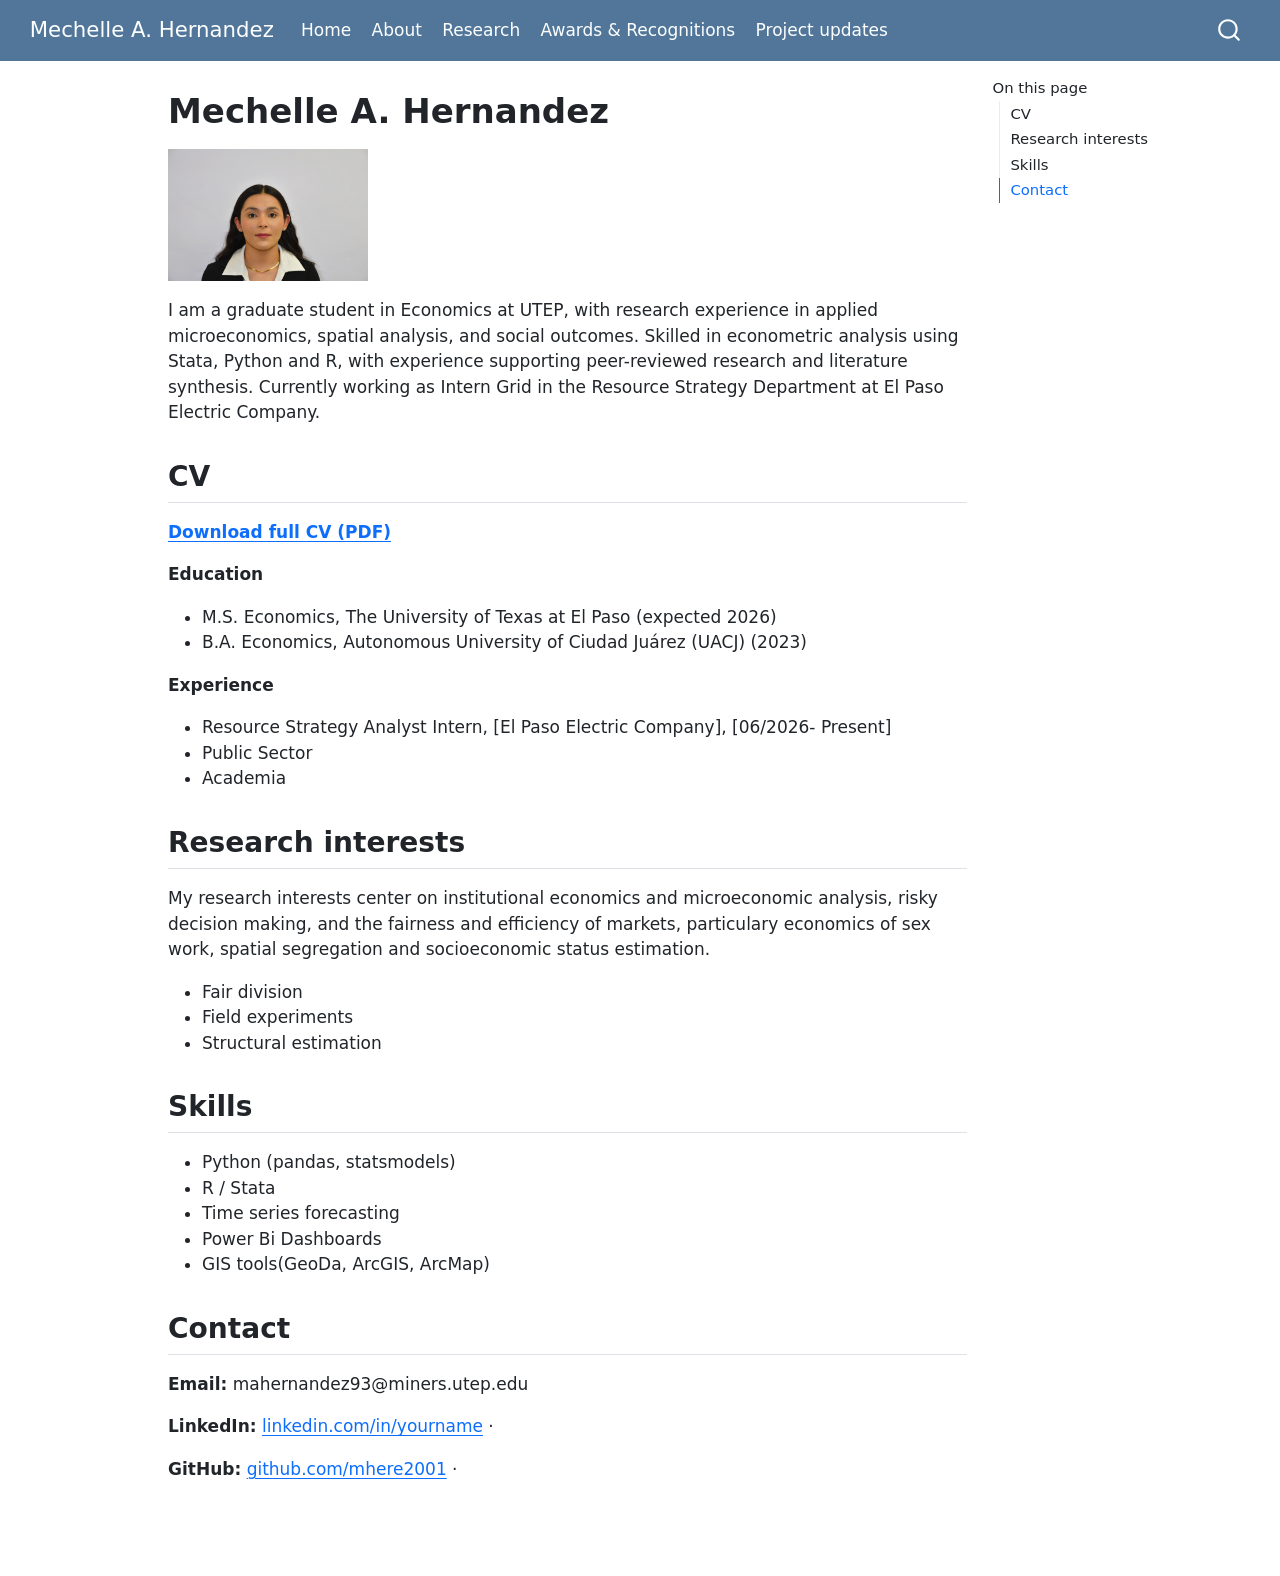
<file: docs/index.html>
<!DOCTYPE html>
<html xmlns="http://www.w3.org/1999/xhtml" lang="en" xml:lang="en"><head>

<meta charset="utf-8">
<meta name="generator" content="quarto-1.10.18">

<meta name="viewport" content="width=device-width, initial-scale=1.0, user-scalable=yes">


<title>Mechelle A. Hernandez</title>
<style>
/* Default styles provided by pandoc.
** See https://pandoc.org/MANUAL.html#variables-for-html for config info.
*/
span.smallcaps{font-variant: small-caps;}
div.columns{display: flex; gap: 1.5em;}
div.column{flex: auto;}
@media screen {
div.columns{gap: min(4vw, 1.5em);}
div.column{overflow-x: auto;}
}
div.hanging-indent{margin-left: 1.5em; text-indent: -1.5em;}
ul.task-list{list-style: none;}
ul.task-list li input[type="checkbox"] {
  width: 0.8em;
  margin: 0 0.8em 0.2em -1em; /* quarto-specific, see https://github.com/quarto-dev/quarto-cli/issues/4556 */ 
  vertical-align: middle;
}
</style>


<script src="site_libs/quarto-nav/quarto-nav.js"></script>
<script src="site_libs/quarto-nav/headroom.min.js"></script>
<script src="site_libs/clipboard/clipboard.min.js"></script>
<script src="site_libs/quarto-search/autocomplete.umd.js"></script>
<script src="site_libs/quarto-search/fuse.min.js"></script>
<script src="site_libs/quarto-search/quarto-search.js"></script>
<meta name="quarto:offset" content="./">
<script src="site_libs/quarto-html/quarto.js" type="module"></script>
<script src="site_libs/quarto-html/tabsets/tabsets.js" type="module"></script>
<script src="site_libs/quarto-html/popper.min.js"></script>
<script src="site_libs/quarto-html/tippy.umd.min.js"></script>
<script src="site_libs/quarto-html/anchor.min.js"></script>
<link href="site_libs/quarto-html/tippy.css" rel="stylesheet">
<link href="site_libs/quarto-html/quarto-syntax-highlighting-64a204ab8560d761af7679ceaba22944.css" rel="stylesheet" id="quarto-text-highlighting-styles">
<script src="site_libs/bootstrap/bootstrap.min.js"></script>
<link href="site_libs/bootstrap/bootstrap-icons.css" rel="stylesheet">
<link href="site_libs/bootstrap/bootstrap-d0cfe7a3482e0d49a74229a8f3b76718.min.css" rel="stylesheet" append-hash="true" id="quarto-bootstrap" data-mode="light">
<script id="quarto-search-options" type="application/json">{
  "location": "navbar",
  "copy-button": false,
  "collapse-after": 3,
  "panel-placement": "end",
  "type": "overlay",
  "limit": 50,
  "keyboard-shortcut": [
    "f",
    "/",
    "s"
  ],
  "show-item-context": false,
  "language": {
    "search-no-results-text": "No results",
    "search-matching-documents-text": "matching documents",
    "search-copy-link-title": "Copy link to search",
    "search-hide-matches-text": "Hide additional matches",
    "search-more-match-text": "more match in this document",
    "search-more-matches-text": "more matches in this document",
    "search-clear-button-title": "Clear",
    "search-text-placeholder": "",
    "search-detached-cancel-button-title": "Cancel",
    "search-submit-button-title": "Submit",
    "search-label": "Search"
  }
}</script>


<link rel="stylesheet" href="styles.css">
</head>

<body class="nav-fixed quarto-light">

<div id="quarto-search-results"></div>
  <header id="quarto-header" class="headroom fixed-top">
    <nav class="navbar navbar-expand-lg " data-bs-theme="dark">
      <div class="navbar-container container-fluid">
      <div class="navbar-brand-container mx-auto">
    <a class="navbar-brand" href="./index.html">
    <span class="navbar-title">Mechelle A. Hernandez</span>
    </a>
  </div>
            <div id="quarto-search" class="" title="Search"></div>
          <button class="navbar-toggler" type="button" data-bs-toggle="collapse" data-bs-target="#navbarCollapse" aria-controls="navbarCollapse" role="menu" aria-expanded="false" aria-label="Toggle navigation" onclick="if (window.quartoToggleHeadroom) { window.quartoToggleHeadroom(); }">
  <span class="navbar-toggler-icon"></span>
</button>
          <div class="collapse navbar-collapse" id="navbarCollapse">
            <ul class="navbar-nav navbar-nav-scroll me-auto">
  <li class="nav-item">
    <a class="nav-link active" href="./index.html" aria-current="page"> 
<span class="menu-text">Home</span></a>
  </li>  
  <li class="nav-item">
    <a class="nav-link" href="./about.html"> 
<span class="menu-text">About</span></a>
  </li>  
  <li class="nav-item">
    <a class="nav-link" href="./research.html"> 
<span class="menu-text">Research</span></a>
  </li>  
  <li class="nav-item">
    <a class="nav-link" href="./gallery.html"> 
<span class="menu-text">Awards &amp; Recognitions</span></a>
  </li>  
  <li class="nav-item">
    <a class="nav-link" href="./project.html"> 
<span class="menu-text">Project updates</span></a>
  </li>  
</ul>
          </div> <!-- /navcollapse -->
            <div class="quarto-navbar-tools">
</div>
      </div> <!-- /container-fluid -->
    </nav>
</header>
<!-- content -->
<div id="quarto-content" class="quarto-container page-columns page-rows-contents page-layout-article page-navbar">
<!-- sidebar -->
<!-- margin-sidebar -->
    <div id="quarto-margin-sidebar" class="sidebar margin-sidebar">
        <nav id="TOC" role="doc-toc" class="toc-active">
    <h2 id="toc-title">On this page</h2>
   
  <ul>
  <li><a href="#cv" id="toc-cv" class="nav-link active" data-scroll-target="#cv">CV</a></li>
  <li><a href="#research-interests" id="toc-research-interests" class="nav-link" data-scroll-target="#research-interests">Research interests</a></li>
  <li><a href="#skills" id="toc-skills" class="nav-link" data-scroll-target="#skills">Skills</a></li>
  <li><a href="#contact" id="toc-contact" class="nav-link" data-scroll-target="#contact">Contact</a></li>
  </ul>
</nav>
    </div>
<!-- main -->
<main class="content" id="quarto-document-content">

<header id="title-block-header" class="quarto-title-block default">
<div class="quarto-title">
<h1 class="title">Mechelle A. Hernandez</h1>
</div>



<div class="quarto-title-meta">

    
  
    
  </div>
  


</header>


<p><img src="images/MAHE.jpg" class="img-fluid" width="200"></p>
<p>I am a graduate student in Economics at UTEP, with research experience in applied microeconomics, spatial analysis, and social outcomes. Skilled in econometric analysis using Stata, Python and R, with experience supporting peer-reviewed research and literature synthesis. Currently working as Intern Grid in the Resource Strategy Department at El Paso Electric Company.</p>
<section id="cv" class="level2">
<h2 class="anchored" data-anchor-id="cv">CV</h2>
<p><a href="files/cv.pdf"><strong>Download full CV (PDF)</strong></a></p>
<p><strong>Education</strong></p>
<ul>
<li>M.S. Economics, The University of Texas at El Paso (expected 2026)</li>
<li>B.A. Economics, Autonomous University of Ciudad Juárez (UACJ) (2023)</li>
</ul>
<p><strong>Experience</strong></p>
<ul>
<li>Resource Strategy Analyst Intern, [El Paso Electric Company], [06/2026- Present]</li>
<li>Public Sector</li>
<li>Academia</li>
</ul>
</section>
<section id="research-interests" class="level2">
<h2 class="anchored" data-anchor-id="research-interests">Research interests</h2>
<p>My research interests center on institutional economics and microeconomic analysis, risky decision making, and the fairness and efficiency of markets, particulary economics of sex work, spatial segregation and socioeconomic status estimation.</p>
<ul>
<li>Fair division</li>
<li>Field experiments</li>
<li>Structural estimation</li>
</ul>
</section>
<section id="skills" class="level2">
<h2 class="anchored" data-anchor-id="skills">Skills</h2>
<ul>
<li>Python (pandas, statsmodels)</li>
<li>R / Stata</li>
<li>Time series forecasting</li>
<li>Power Bi Dashboards</li>
<li>GIS tools(GeoDa, ArcGIS, ArcMap)</li>
</ul>
</section>
<section id="contact" class="level2">
<h2 class="anchored" data-anchor-id="contact">Contact</h2>
<p><strong>Email:</strong> mahernandez93@miners.utep.edu</p>
<p><strong>LinkedIn:</strong> <a href="https://www.linkedin.com/in/mechelle-annet-hern%C3%A1ndez-350985380/">linkedin.com/in/yourname</a> ·</p>
<p><strong>GitHub:</strong> <a href="https://github.com/mhere2001">github.com/mhere2001</a> ·</p>


</section>

</main> <!-- /main -->
<script id="quarto-html-after-body" type="application/javascript">
  window.document.addEventListener("DOMContentLoaded", function (event) {
    const icon = "";
    const anchorJS = new window.AnchorJS();
    anchorJS.options = {
      placement: 'right',
      icon: icon
    };
    anchorJS.add('.anchored');
    const isCodeAnnotation = (el) => {
      for (const clz of el.classList) {
        if (clz.startsWith('code-annotation-')) {                     
          return true;
        }
      }
      return false;
    }
    const onCopySuccess = function(e) {
      // button target
      const button = e.trigger;
      // don't keep focus
      button.blur();
      // flash "checked"
      button.classList.add('code-copy-button-checked');
      var currentTitle = button.getAttribute("title");
      button.setAttribute("title", "Copied!");
      let tooltip;
      if (window.bootstrap) {
        button.setAttribute("data-bs-toggle", "tooltip");
        button.setAttribute("data-bs-placement", "left");
        button.setAttribute("data-bs-title", "Copied!");
        tooltip = new bootstrap.Tooltip(button, 
          { trigger: "manual", 
            customClass: "code-copy-button-tooltip",
            offset: [0, -8]});
        tooltip.show();    
      }
      setTimeout(function() {
        if (tooltip) {
          tooltip.hide();
          button.removeAttribute("data-bs-title");
          button.removeAttribute("data-bs-toggle");
          button.removeAttribute("data-bs-placement");
        }
        button.setAttribute("title", currentTitle);
        button.classList.remove('code-copy-button-checked');
      }, 1000);
      // clear code selection
      e.clearSelection();
    }
    const getTextToCopy = function(trigger) {
      const outerScaffold = trigger.parentElement.cloneNode(true);
      const codeEl = outerScaffold.querySelector('code');
      for (const childEl of codeEl.children) {
        if (isCodeAnnotation(childEl)) {
          childEl.remove();
        }
      }
      return codeEl.innerText;
    }
    const clipboard = new window.ClipboardJS('.code-copy-button:not([data-in-quarto-modal])', {
      text: getTextToCopy
    });
    clipboard.on('success', onCopySuccess);
    if (window.document.getElementById('quarto-embedded-source-code-modal')) {
      const clipboardModal = new window.ClipboardJS('.code-copy-button[data-in-quarto-modal]', {
        text: getTextToCopy,
        container: window.document.getElementById('quarto-embedded-source-code-modal')
      });
      clipboardModal.on('success', onCopySuccess);
    }
      var localhostRegex = new RegExp(/^(?:http|https):\/\/localhost\:?[0-9]*\//);
      var mailtoRegex = new RegExp(/^mailto:/);
        var filterRegex = new RegExp('/' + window.location.host + '/');
      var isInternal = (href) => {
          return filterRegex.test(href) || localhostRegex.test(href) || mailtoRegex.test(href);
      }
      // Inspect non-navigation links and adorn them if external
     var links = window.document.querySelectorAll('a[href]:not(.nav-link):not(.navbar-brand):not(.toc-action):not(.sidebar-link):not(.sidebar-item-toggle):not(.pagination-link):not(.no-external):not([aria-hidden]):not(.dropdown-item):not(.quarto-navigation-tool):not(.about-link)');
      for (var i=0; i<links.length; i++) {
        const link = links[i];
        if (!isInternal(link.href)) {
          // undo the damage that might have been done by quarto-nav.js in the case of
          // links that we want to consider external
          if (link.dataset.originalHref !== undefined) {
            link.href = link.dataset.originalHref;
          }
        }
      }
    function tippyHover(el, contentFn, onTriggerFn, onUntriggerFn) {
      const config = {
        allowHTML: true,
        maxWidth: 500,
        delay: 100,
        arrow: false,
        appendTo: function(el) {
            return el.parentElement;
        },
        interactive: true,
        interactiveBorder: 10,
        theme: 'quarto',
        placement: 'bottom-start',
      };
      if (contentFn) {
        config.content = contentFn;
      }
      if (onTriggerFn) {
        config.onTrigger = onTriggerFn;
      }
      if (onUntriggerFn) {
        config.onUntrigger = onUntriggerFn;
      }
      window.tippy(el, config); 
    }
    const noterefs = window.document.querySelectorAll('a[role="doc-noteref"]');
    for (var i=0; i<noterefs.length; i++) {
      const ref = noterefs[i];
      tippyHover(ref, function() {
        // use id or data attribute instead here
        let href = ref.getAttribute('data-footnote-href') || ref.getAttribute('href');
        try { href = new URL(href).hash; } catch {}
        const id = href.replace(/^#\/?/, "");
        const note = window.document.getElementById(id);
        if (note) {
          return note.innerHTML;
        } else {
          return "";
        }
      });
    }
    const xrefs = window.document.querySelectorAll('a.quarto-xref');
    const processXRef = (id, note) => {
      // Strip column container classes
      const stripColumnClz = (el) => {
        el.classList.remove("page-full", "page-columns");
        if (el.children) {
          for (const child of el.children) {
            stripColumnClz(child);
          }
        }
      }
      stripColumnClz(note)
      if (id === null || id.startsWith('sec-')) {
        // Special case sections, only their first couple elements
        const container = document.createElement("div");
        if (note.children && note.children.length > 2) {
          container.appendChild(note.children[0].cloneNode(true));
          for (let i = 1; i < note.children.length; i++) {
            const child = note.children[i];
            if (child.tagName === "P" && child.innerText === "") {
              continue;
            } else {
              container.appendChild(child.cloneNode(true));
              break;
            }
          }
          if (window.Quarto?.typesetMath) {
            window.Quarto.typesetMath(container);
          }
          return container.innerHTML
        } else {
          if (window.Quarto?.typesetMath) {
            window.Quarto.typesetMath(note);
          }
          return note.innerHTML;
        }
      } else {
        // Remove any anchor links if they are present
        const anchorLink = note.querySelector('a.anchorjs-link');
        if (anchorLink) {
          anchorLink.remove();
        }
        if (window.Quarto?.typesetMath) {
          window.Quarto.typesetMath(note);
        }
        if (note.classList.contains("callout")) {
          return note.outerHTML;
        } else {
          return note.innerHTML;
        }
      }
    }
    for (var i=0; i<xrefs.length; i++) {
      const xref = xrefs[i];
      tippyHover(xref, undefined, function(instance) {
        instance.disable();
        let url = xref.getAttribute('href');
        let hash = undefined; 
        if (url.startsWith('#')) {
          hash = url;
        } else {
          try { hash = new URL(url).hash; } catch {}
        }
        if (hash) {
          const id = hash.replace(/^#\/?/, "");
          const note = window.document.getElementById(id);
          if (note !== null) {
            try {
              const html = processXRef(id, note.cloneNode(true));
              instance.setContent(html);
            } finally {
              instance.enable();
              instance.show();
            }
          } else {
            // See if we can fetch this
            fetch(url.split('#')[0])
            .then(res => res.text())
            .then(html => {
              const parser = new DOMParser();
              const htmlDoc = parser.parseFromString(html, "text/html");
              const note = htmlDoc.getElementById(id);
              if (note !== null) {
                const html = processXRef(id, note);
                instance.setContent(html);
              } 
            }).finally(() => {
              instance.enable();
              instance.show();
            });
          }
        } else {
          // See if we can fetch a full url (with no hash to target)
          // This is a special case and we should probably do some content thinning / targeting
          fetch(url)
          .then(res => res.text())
          .then(html => {
            const parser = new DOMParser();
            const htmlDoc = parser.parseFromString(html, "text/html");
            const note = htmlDoc.querySelector('main.content');
            if (note !== null) {
              // This should only happen for chapter cross references
              // (since there is no id in the URL)
              // remove the first header
              if (note.children.length > 0 && note.children[0].tagName === "HEADER") {
                note.children[0].remove();
              }
              const html = processXRef(null, note);
              instance.setContent(html);
            } 
          }).finally(() => {
            instance.enable();
            instance.show();
          });
        }
      }, function(instance) {
      });
    }
        let selectedAnnoteEl;
        const selectorForAnnotation = ( cell, annotation) => {
          let cellAttr = 'data-code-cell="' + cell + '"';
          let lineAttr = 'data-code-annotation="' +  annotation + '"';
          const selector = 'span[' + cellAttr + '][' + lineAttr + ']';
          return selector;
        }
        const selectCodeLines = (annoteEl) => {
          const doc = window.document;
          const targetCell = annoteEl.getAttribute("data-target-cell");
          const targetAnnotation = annoteEl.getAttribute("data-target-annotation");
          const annoteSpan = window.document.querySelector(selectorForAnnotation(targetCell, targetAnnotation));
          const lines = annoteSpan.getAttribute("data-code-lines").split(",");
          const lineIds = lines.map((line) => {
            return targetCell + "-" + line;
          })
          let top = null;
          let height = null;
          let parent = null;
          if (lineIds.length > 0) {
              //compute the position of the single el (top and bottom and make a div)
              const el = window.document.getElementById(lineIds[0]);
              top = el.offsetTop;
              height = el.offsetHeight;
              parent = el.parentElement.parentElement;
            if (lineIds.length > 1) {
              const lastEl = window.document.getElementById(lineIds[lineIds.length - 1]);
              const bottom = lastEl.offsetTop + lastEl.offsetHeight;
              height = bottom - top;
            }
            if (top !== null && height !== null && parent !== null) {
              // cook up a div (if necessary) and position it 
              let div = window.document.getElementById("code-annotation-line-highlight");
              if (div === null) {
                div = window.document.createElement("div");
                div.setAttribute("id", "code-annotation-line-highlight");
                div.style.position = 'absolute';
                parent.appendChild(div);
              }
              div.style.top = top - 2 + "px";
              div.style.height = height + 4 + "px";
              div.style.left = 0;
              let gutterDiv = window.document.getElementById("code-annotation-line-highlight-gutter");
              if (gutterDiv === null) {
                gutterDiv = window.document.createElement("div");
                gutterDiv.setAttribute("id", "code-annotation-line-highlight-gutter");
                gutterDiv.style.position = 'absolute';
                const codeCell = window.document.getElementById(targetCell);
                const gutter = codeCell.querySelector('.code-annotation-gutter');
                gutter.appendChild(gutterDiv);
              }
              gutterDiv.style.top = top - 2 + "px";
              gutterDiv.style.height = height + 4 + "px";
            }
            selectedAnnoteEl = annoteEl;
          }
        };
        const unselectCodeLines = () => {
          const elementsIds = ["code-annotation-line-highlight", "code-annotation-line-highlight-gutter"];
          elementsIds.forEach((elId) => {
            const div = window.document.getElementById(elId);
            if (div) {
              div.remove();
            }
          });
          selectedAnnoteEl = undefined;
        };
          // Handle positioning of the toggle
      window.addEventListener(
        "resize",
        throttle(() => {
          elRect = undefined;
          if (selectedAnnoteEl) {
            selectCodeLines(selectedAnnoteEl);
          }
        }, 10)
      );
      function throttle(fn, ms) {
      let throttle = false;
      let timer;
        return (...args) => {
          if(!throttle) { // first call gets through
              fn.apply(this, args);
              throttle = true;
          } else { // all the others get throttled
              if(timer) clearTimeout(timer); // cancel #2
              timer = setTimeout(() => {
                fn.apply(this, args);
                timer = throttle = false;
              }, ms);
          }
        };
      }
        // Attach click handler to the DT
        const annoteDls = window.document.querySelectorAll('dt[data-target-cell]');
        for (const annoteDlNode of annoteDls) {
          annoteDlNode.addEventListener('click', (event) => {
            const clickedEl = event.target;
            if (clickedEl !== selectedAnnoteEl) {
              unselectCodeLines();
              const activeEl = window.document.querySelector('dt[data-target-cell].code-annotation-active');
              if (activeEl) {
                activeEl.classList.remove('code-annotation-active');
              }
              selectCodeLines(clickedEl);
              clickedEl.classList.add('code-annotation-active');
            } else {
              // Unselect the line
              unselectCodeLines();
              clickedEl.classList.remove('code-annotation-active');
            }
          });
        }
    const findCites = (el) => {
      const parentEl = el.parentElement;
      if (parentEl) {
        const cites = parentEl.dataset.cites;
        if (cites) {
          return {
            el,
            cites: cites.split(' ')
          };
        } else {
          return findCites(el.parentElement)
        }
      } else {
        return undefined;
      }
    };
    var bibliorefs = window.document.querySelectorAll('a[role="doc-biblioref"]');
    for (var i=0; i<bibliorefs.length; i++) {
      const ref = bibliorefs[i];
      const citeInfo = findCites(ref);
      if (citeInfo) {
        tippyHover(citeInfo.el, function() {
          var popup = window.document.createElement('div');
          citeInfo.cites.forEach(function(cite) {
            var citeDiv = window.document.createElement('div');
            citeDiv.classList.add('hanging-indent');
            citeDiv.classList.add('csl-entry');
            var biblioDiv = window.document.getElementById('ref-' + cite);
            if (biblioDiv) {
              citeDiv.innerHTML = biblioDiv.innerHTML;
            }
            popup.appendChild(citeDiv);
          });
          return popup.innerHTML;
        });
      }
    }
  });
  </script>
</div> <!-- /content -->




</body></html>
</file>
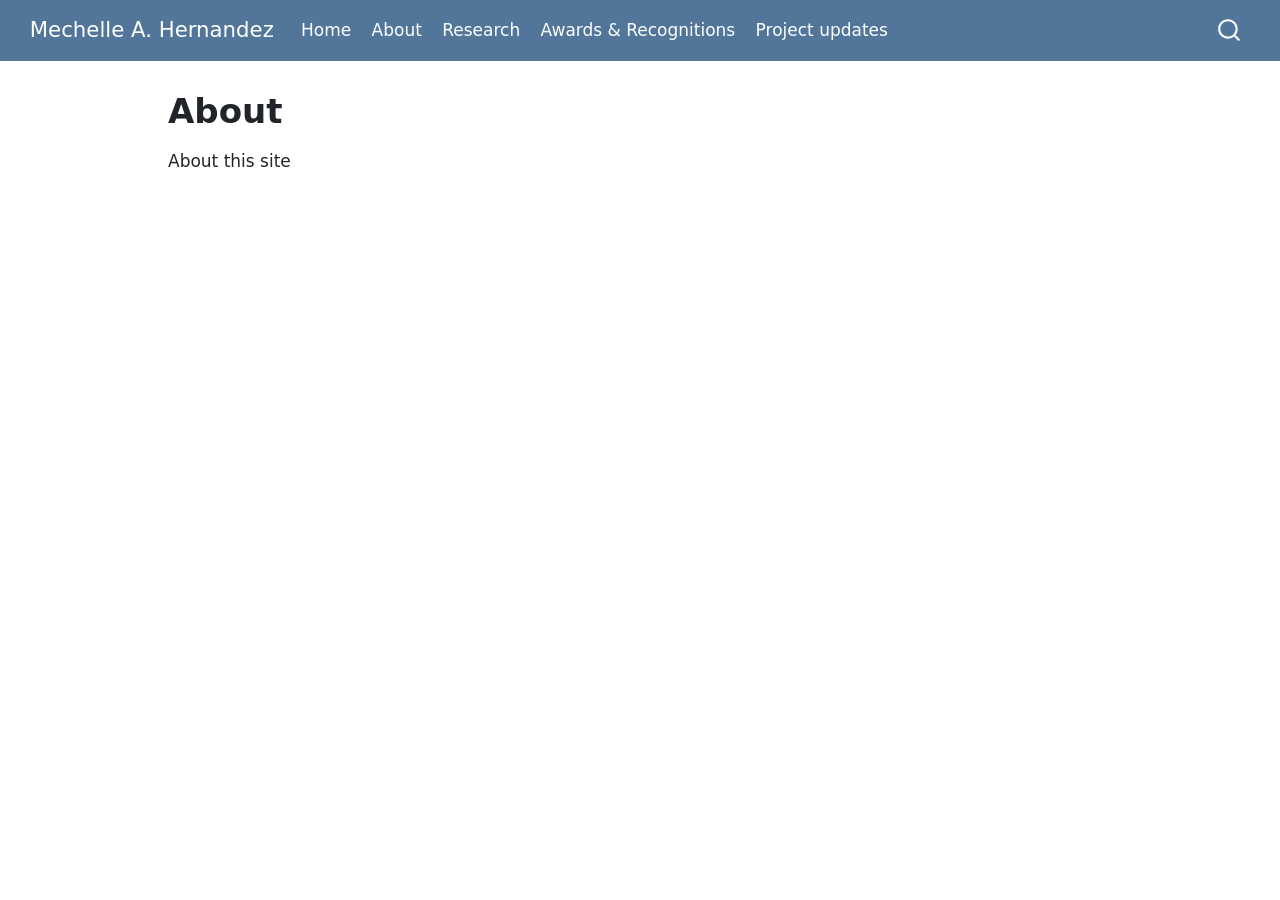
<file: docs/about.html>
<!DOCTYPE html>
<html xmlns="http://www.w3.org/1999/xhtml" lang="en" xml:lang="en"><head>

<meta charset="utf-8">
<meta name="generator" content="quarto-1.10.18">

<meta name="viewport" content="width=device-width, initial-scale=1.0, user-scalable=yes">


<title>About – Mechelle A. Hernandez</title>
<style>
/* Default styles provided by pandoc.
** See https://pandoc.org/MANUAL.html#variables-for-html for config info.
*/
span.smallcaps{font-variant: small-caps;}
div.columns{display: flex; gap: 1.5em;}
div.column{flex: auto;}
@media screen {
div.columns{gap: min(4vw, 1.5em);}
div.column{overflow-x: auto;}
}
div.hanging-indent{margin-left: 1.5em; text-indent: -1.5em;}
ul.task-list{list-style: none;}
ul.task-list li input[type="checkbox"] {
  width: 0.8em;
  margin: 0 0.8em 0.2em -1em; /* quarto-specific, see https://github.com/quarto-dev/quarto-cli/issues/4556 */ 
  vertical-align: middle;
}
</style>


<script src="site_libs/quarto-nav/quarto-nav.js"></script>
<script src="site_libs/quarto-nav/headroom.min.js"></script>
<script src="site_libs/clipboard/clipboard.min.js"></script>
<script src="site_libs/quarto-search/autocomplete.umd.js"></script>
<script src="site_libs/quarto-search/fuse.min.js"></script>
<script src="site_libs/quarto-search/quarto-search.js"></script>
<meta name="quarto:offset" content="./">
<script src="site_libs/quarto-html/quarto.js" type="module"></script>
<script src="site_libs/quarto-html/tabsets/tabsets.js" type="module"></script>
<script src="site_libs/quarto-html/popper.min.js"></script>
<script src="site_libs/quarto-html/tippy.umd.min.js"></script>
<script src="site_libs/quarto-html/anchor.min.js"></script>
<link href="site_libs/quarto-html/tippy.css" rel="stylesheet">
<link href="site_libs/quarto-html/quarto-syntax-highlighting-64a204ab8560d761af7679ceaba22944.css" rel="stylesheet" id="quarto-text-highlighting-styles">
<script src="site_libs/bootstrap/bootstrap.min.js"></script>
<link href="site_libs/bootstrap/bootstrap-icons.css" rel="stylesheet">
<link href="site_libs/bootstrap/bootstrap-d0cfe7a3482e0d49a74229a8f3b76718.min.css" rel="stylesheet" append-hash="true" id="quarto-bootstrap" data-mode="light">
<script id="quarto-search-options" type="application/json">{
  "location": "navbar",
  "copy-button": false,
  "collapse-after": 3,
  "panel-placement": "end",
  "type": "overlay",
  "limit": 50,
  "keyboard-shortcut": [
    "f",
    "/",
    "s"
  ],
  "show-item-context": false,
  "language": {
    "search-no-results-text": "No results",
    "search-matching-documents-text": "matching documents",
    "search-copy-link-title": "Copy link to search",
    "search-hide-matches-text": "Hide additional matches",
    "search-more-match-text": "more match in this document",
    "search-more-matches-text": "more matches in this document",
    "search-clear-button-title": "Clear",
    "search-text-placeholder": "",
    "search-detached-cancel-button-title": "Cancel",
    "search-submit-button-title": "Submit",
    "search-label": "Search"
  }
}</script>


<link rel="stylesheet" href="styles.css">
</head>

<body class="nav-fixed quarto-light">

<div id="quarto-search-results"></div>
  <header id="quarto-header" class="headroom fixed-top">
    <nav class="navbar navbar-expand-lg " data-bs-theme="dark">
      <div class="navbar-container container-fluid">
      <div class="navbar-brand-container mx-auto">
    <a class="navbar-brand" href="./index.html">
    <span class="navbar-title">Mechelle A. Hernandez</span>
    </a>
  </div>
            <div id="quarto-search" class="" title="Search"></div>
          <button class="navbar-toggler" type="button" data-bs-toggle="collapse" data-bs-target="#navbarCollapse" aria-controls="navbarCollapse" role="menu" aria-expanded="false" aria-label="Toggle navigation" onclick="if (window.quartoToggleHeadroom) { window.quartoToggleHeadroom(); }">
  <span class="navbar-toggler-icon"></span>
</button>
          <div class="collapse navbar-collapse" id="navbarCollapse">
            <ul class="navbar-nav navbar-nav-scroll me-auto">
  <li class="nav-item">
    <a class="nav-link" href="./index.html"> 
<span class="menu-text">Home</span></a>
  </li>  
  <li class="nav-item">
    <a class="nav-link active" href="./about.html" aria-current="page"> 
<span class="menu-text">About</span></a>
  </li>  
  <li class="nav-item">
    <a class="nav-link" href="./research.html"> 
<span class="menu-text">Research</span></a>
  </li>  
  <li class="nav-item">
    <a class="nav-link" href="./gallery.html"> 
<span class="menu-text">Awards &amp; Recognitions</span></a>
  </li>  
  <li class="nav-item">
    <a class="nav-link" href="./project.html"> 
<span class="menu-text">Project updates</span></a>
  </li>  
</ul>
          </div> <!-- /navcollapse -->
            <div class="quarto-navbar-tools">
</div>
      </div> <!-- /container-fluid -->
    </nav>
</header>
<!-- content -->
<div id="quarto-content" class="quarto-container page-columns page-rows-contents page-layout-article page-navbar">
<!-- sidebar -->
<!-- margin-sidebar -->
    <div id="quarto-margin-sidebar" class="sidebar margin-sidebar zindex-bottom">
        
    </div>
<!-- main -->
<main class="content" id="quarto-document-content">

<header id="title-block-header" class="quarto-title-block default">
<div class="quarto-title">
<h1 class="title">About</h1>
</div>



<div class="quarto-title-meta">

    
  
    
  </div>
  


</header>


<p>About this site</p>



</main> <!-- /main -->
<script id="quarto-html-after-body" type="application/javascript">
  window.document.addEventListener("DOMContentLoaded", function (event) {
    const icon = "";
    const anchorJS = new window.AnchorJS();
    anchorJS.options = {
      placement: 'right',
      icon: icon
    };
    anchorJS.add('.anchored');
    const isCodeAnnotation = (el) => {
      for (const clz of el.classList) {
        if (clz.startsWith('code-annotation-')) {                     
          return true;
        }
      }
      return false;
    }
    const onCopySuccess = function(e) {
      // button target
      const button = e.trigger;
      // don't keep focus
      button.blur();
      // flash "checked"
      button.classList.add('code-copy-button-checked');
      var currentTitle = button.getAttribute("title");
      button.setAttribute("title", "Copied!");
      let tooltip;
      if (window.bootstrap) {
        button.setAttribute("data-bs-toggle", "tooltip");
        button.setAttribute("data-bs-placement", "left");
        button.setAttribute("data-bs-title", "Copied!");
        tooltip = new bootstrap.Tooltip(button, 
          { trigger: "manual", 
            customClass: "code-copy-button-tooltip",
            offset: [0, -8]});
        tooltip.show();    
      }
      setTimeout(function() {
        if (tooltip) {
          tooltip.hide();
          button.removeAttribute("data-bs-title");
          button.removeAttribute("data-bs-toggle");
          button.removeAttribute("data-bs-placement");
        }
        button.setAttribute("title", currentTitle);
        button.classList.remove('code-copy-button-checked');
      }, 1000);
      // clear code selection
      e.clearSelection();
    }
    const getTextToCopy = function(trigger) {
      const outerScaffold = trigger.parentElement.cloneNode(true);
      const codeEl = outerScaffold.querySelector('code');
      for (const childEl of codeEl.children) {
        if (isCodeAnnotation(childEl)) {
          childEl.remove();
        }
      }
      return codeEl.innerText;
    }
    const clipboard = new window.ClipboardJS('.code-copy-button:not([data-in-quarto-modal])', {
      text: getTextToCopy
    });
    clipboard.on('success', onCopySuccess);
    if (window.document.getElementById('quarto-embedded-source-code-modal')) {
      const clipboardModal = new window.ClipboardJS('.code-copy-button[data-in-quarto-modal]', {
        text: getTextToCopy,
        container: window.document.getElementById('quarto-embedded-source-code-modal')
      });
      clipboardModal.on('success', onCopySuccess);
    }
      var localhostRegex = new RegExp(/^(?:http|https):\/\/localhost\:?[0-9]*\//);
      var mailtoRegex = new RegExp(/^mailto:/);
        var filterRegex = new RegExp('/' + window.location.host + '/');
      var isInternal = (href) => {
          return filterRegex.test(href) || localhostRegex.test(href) || mailtoRegex.test(href);
      }
      // Inspect non-navigation links and adorn them if external
     var links = window.document.querySelectorAll('a[href]:not(.nav-link):not(.navbar-brand):not(.toc-action):not(.sidebar-link):not(.sidebar-item-toggle):not(.pagination-link):not(.no-external):not([aria-hidden]):not(.dropdown-item):not(.quarto-navigation-tool):not(.about-link)');
      for (var i=0; i<links.length; i++) {
        const link = links[i];
        if (!isInternal(link.href)) {
          // undo the damage that might have been done by quarto-nav.js in the case of
          // links that we want to consider external
          if (link.dataset.originalHref !== undefined) {
            link.href = link.dataset.originalHref;
          }
        }
      }
    function tippyHover(el, contentFn, onTriggerFn, onUntriggerFn) {
      const config = {
        allowHTML: true,
        maxWidth: 500,
        delay: 100,
        arrow: false,
        appendTo: function(el) {
            return el.parentElement;
        },
        interactive: true,
        interactiveBorder: 10,
        theme: 'quarto',
        placement: 'bottom-start',
      };
      if (contentFn) {
        config.content = contentFn;
      }
      if (onTriggerFn) {
        config.onTrigger = onTriggerFn;
      }
      if (onUntriggerFn) {
        config.onUntrigger = onUntriggerFn;
      }
      window.tippy(el, config); 
    }
    const noterefs = window.document.querySelectorAll('a[role="doc-noteref"]');
    for (var i=0; i<noterefs.length; i++) {
      const ref = noterefs[i];
      tippyHover(ref, function() {
        // use id or data attribute instead here
        let href = ref.getAttribute('data-footnote-href') || ref.getAttribute('href');
        try { href = new URL(href).hash; } catch {}
        const id = href.replace(/^#\/?/, "");
        const note = window.document.getElementById(id);
        if (note) {
          return note.innerHTML;
        } else {
          return "";
        }
      });
    }
    const xrefs = window.document.querySelectorAll('a.quarto-xref');
    const processXRef = (id, note) => {
      // Strip column container classes
      const stripColumnClz = (el) => {
        el.classList.remove("page-full", "page-columns");
        if (el.children) {
          for (const child of el.children) {
            stripColumnClz(child);
          }
        }
      }
      stripColumnClz(note)
      if (id === null || id.startsWith('sec-')) {
        // Special case sections, only their first couple elements
        const container = document.createElement("div");
        if (note.children && note.children.length > 2) {
          container.appendChild(note.children[0].cloneNode(true));
          for (let i = 1; i < note.children.length; i++) {
            const child = note.children[i];
            if (child.tagName === "P" && child.innerText === "") {
              continue;
            } else {
              container.appendChild(child.cloneNode(true));
              break;
            }
          }
          if (window.Quarto?.typesetMath) {
            window.Quarto.typesetMath(container);
          }
          return container.innerHTML
        } else {
          if (window.Quarto?.typesetMath) {
            window.Quarto.typesetMath(note);
          }
          return note.innerHTML;
        }
      } else {
        // Remove any anchor links if they are present
        const anchorLink = note.querySelector('a.anchorjs-link');
        if (anchorLink) {
          anchorLink.remove();
        }
        if (window.Quarto?.typesetMath) {
          window.Quarto.typesetMath(note);
        }
        if (note.classList.contains("callout")) {
          return note.outerHTML;
        } else {
          return note.innerHTML;
        }
      }
    }
    for (var i=0; i<xrefs.length; i++) {
      const xref = xrefs[i];
      tippyHover(xref, undefined, function(instance) {
        instance.disable();
        let url = xref.getAttribute('href');
        let hash = undefined; 
        if (url.startsWith('#')) {
          hash = url;
        } else {
          try { hash = new URL(url).hash; } catch {}
        }
        if (hash) {
          const id = hash.replace(/^#\/?/, "");
          const note = window.document.getElementById(id);
          if (note !== null) {
            try {
              const html = processXRef(id, note.cloneNode(true));
              instance.setContent(html);
            } finally {
              instance.enable();
              instance.show();
            }
          } else {
            // See if we can fetch this
            fetch(url.split('#')[0])
            .then(res => res.text())
            .then(html => {
              const parser = new DOMParser();
              const htmlDoc = parser.parseFromString(html, "text/html");
              const note = htmlDoc.getElementById(id);
              if (note !== null) {
                const html = processXRef(id, note);
                instance.setContent(html);
              } 
            }).finally(() => {
              instance.enable();
              instance.show();
            });
          }
        } else {
          // See if we can fetch a full url (with no hash to target)
          // This is a special case and we should probably do some content thinning / targeting
          fetch(url)
          .then(res => res.text())
          .then(html => {
            const parser = new DOMParser();
            const htmlDoc = parser.parseFromString(html, "text/html");
            const note = htmlDoc.querySelector('main.content');
            if (note !== null) {
              // This should only happen for chapter cross references
              // (since there is no id in the URL)
              // remove the first header
              if (note.children.length > 0 && note.children[0].tagName === "HEADER") {
                note.children[0].remove();
              }
              const html = processXRef(null, note);
              instance.setContent(html);
            } 
          }).finally(() => {
            instance.enable();
            instance.show();
          });
        }
      }, function(instance) {
      });
    }
        let selectedAnnoteEl;
        const selectorForAnnotation = ( cell, annotation) => {
          let cellAttr = 'data-code-cell="' + cell + '"';
          let lineAttr = 'data-code-annotation="' +  annotation + '"';
          const selector = 'span[' + cellAttr + '][' + lineAttr + ']';
          return selector;
        }
        const selectCodeLines = (annoteEl) => {
          const doc = window.document;
          const targetCell = annoteEl.getAttribute("data-target-cell");
          const targetAnnotation = annoteEl.getAttribute("data-target-annotation");
          const annoteSpan = window.document.querySelector(selectorForAnnotation(targetCell, targetAnnotation));
          const lines = annoteSpan.getAttribute("data-code-lines").split(",");
          const lineIds = lines.map((line) => {
            return targetCell + "-" + line;
          })
          let top = null;
          let height = null;
          let parent = null;
          if (lineIds.length > 0) {
              //compute the position of the single el (top and bottom and make a div)
              const el = window.document.getElementById(lineIds[0]);
              top = el.offsetTop;
              height = el.offsetHeight;
              parent = el.parentElement.parentElement;
            if (lineIds.length > 1) {
              const lastEl = window.document.getElementById(lineIds[lineIds.length - 1]);
              const bottom = lastEl.offsetTop + lastEl.offsetHeight;
              height = bottom - top;
            }
            if (top !== null && height !== null && parent !== null) {
              // cook up a div (if necessary) and position it 
              let div = window.document.getElementById("code-annotation-line-highlight");
              if (div === null) {
                div = window.document.createElement("div");
                div.setAttribute("id", "code-annotation-line-highlight");
                div.style.position = 'absolute';
                parent.appendChild(div);
              }
              div.style.top = top - 2 + "px";
              div.style.height = height + 4 + "px";
              div.style.left = 0;
              let gutterDiv = window.document.getElementById("code-annotation-line-highlight-gutter");
              if (gutterDiv === null) {
                gutterDiv = window.document.createElement("div");
                gutterDiv.setAttribute("id", "code-annotation-line-highlight-gutter");
                gutterDiv.style.position = 'absolute';
                const codeCell = window.document.getElementById(targetCell);
                const gutter = codeCell.querySelector('.code-annotation-gutter');
                gutter.appendChild(gutterDiv);
              }
              gutterDiv.style.top = top - 2 + "px";
              gutterDiv.style.height = height + 4 + "px";
            }
            selectedAnnoteEl = annoteEl;
          }
        };
        const unselectCodeLines = () => {
          const elementsIds = ["code-annotation-line-highlight", "code-annotation-line-highlight-gutter"];
          elementsIds.forEach((elId) => {
            const div = window.document.getElementById(elId);
            if (div) {
              div.remove();
            }
          });
          selectedAnnoteEl = undefined;
        };
          // Handle positioning of the toggle
      window.addEventListener(
        "resize",
        throttle(() => {
          elRect = undefined;
          if (selectedAnnoteEl) {
            selectCodeLines(selectedAnnoteEl);
          }
        }, 10)
      );
      function throttle(fn, ms) {
      let throttle = false;
      let timer;
        return (...args) => {
          if(!throttle) { // first call gets through
              fn.apply(this, args);
              throttle = true;
          } else { // all the others get throttled
              if(timer) clearTimeout(timer); // cancel #2
              timer = setTimeout(() => {
                fn.apply(this, args);
                timer = throttle = false;
              }, ms);
          }
        };
      }
        // Attach click handler to the DT
        const annoteDls = window.document.querySelectorAll('dt[data-target-cell]');
        for (const annoteDlNode of annoteDls) {
          annoteDlNode.addEventListener('click', (event) => {
            const clickedEl = event.target;
            if (clickedEl !== selectedAnnoteEl) {
              unselectCodeLines();
              const activeEl = window.document.querySelector('dt[data-target-cell].code-annotation-active');
              if (activeEl) {
                activeEl.classList.remove('code-annotation-active');
              }
              selectCodeLines(clickedEl);
              clickedEl.classList.add('code-annotation-active');
            } else {
              // Unselect the line
              unselectCodeLines();
              clickedEl.classList.remove('code-annotation-active');
            }
          });
        }
    const findCites = (el) => {
      const parentEl = el.parentElement;
      if (parentEl) {
        const cites = parentEl.dataset.cites;
        if (cites) {
          return {
            el,
            cites: cites.split(' ')
          };
        } else {
          return findCites(el.parentElement)
        }
      } else {
        return undefined;
      }
    };
    var bibliorefs = window.document.querySelectorAll('a[role="doc-biblioref"]');
    for (var i=0; i<bibliorefs.length; i++) {
      const ref = bibliorefs[i];
      const citeInfo = findCites(ref);
      if (citeInfo) {
        tippyHover(citeInfo.el, function() {
          var popup = window.document.createElement('div');
          citeInfo.cites.forEach(function(cite) {
            var citeDiv = window.document.createElement('div');
            citeDiv.classList.add('hanging-indent');
            citeDiv.classList.add('csl-entry');
            var biblioDiv = window.document.getElementById('ref-' + cite);
            if (biblioDiv) {
              citeDiv.innerHTML = biblioDiv.innerHTML;
            }
            popup.appendChild(citeDiv);
          });
          return popup.innerHTML;
        });
      }
    }
  });
  </script>
</div> <!-- /content -->




</body></html>
</file>
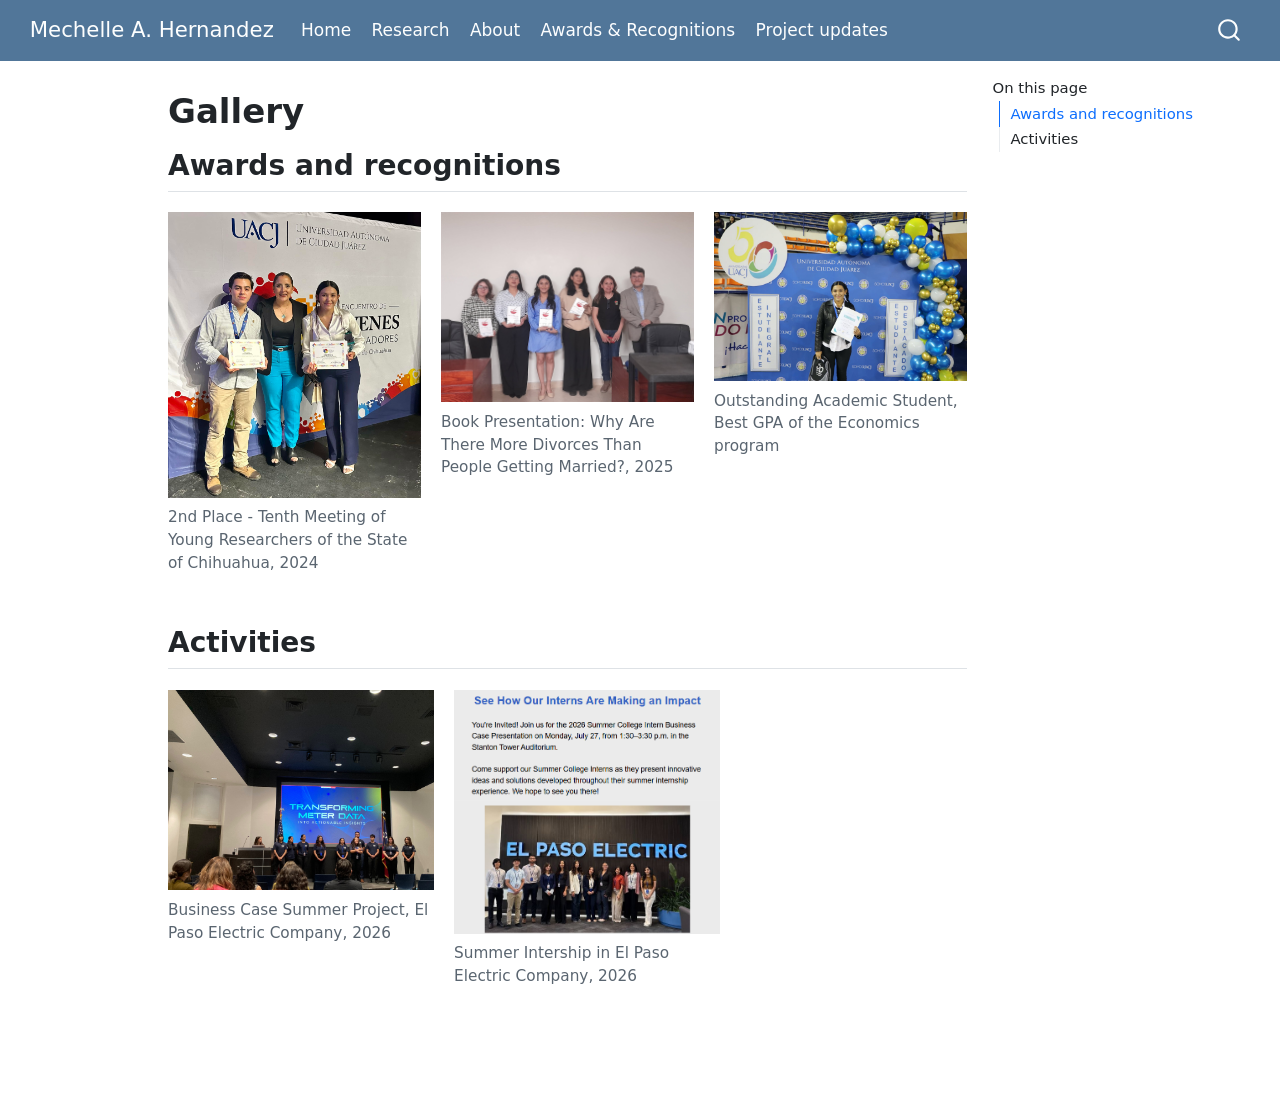
<file: docs/gallery.html>
<!DOCTYPE html>
<html xmlns="http://www.w3.org/1999/xhtml" lang="en" xml:lang="en"><head>

<meta charset="utf-8">
<meta name="generator" content="quarto-1.10.18">

<meta name="viewport" content="width=device-width, initial-scale=1.0, user-scalable=yes">


<title>Gallery – Mechelle A. Hernandez</title>
<style>
/* Default styles provided by pandoc.
** See https://pandoc.org/MANUAL.html#variables-for-html for config info.
*/
span.smallcaps{font-variant: small-caps;}
div.columns{display: flex; gap: 1.5em;}
div.column{flex: auto;}
@media screen {
div.columns{gap: min(4vw, 1.5em);}
div.column{overflow-x: auto;}
}
div.hanging-indent{margin-left: 1.5em; text-indent: -1.5em;}
ul.task-list{list-style: none;}
ul.task-list li input[type="checkbox"] {
  width: 0.8em;
  margin: 0 0.8em 0.2em -1em; /* quarto-specific, see https://github.com/quarto-dev/quarto-cli/issues/4556 */ 
  vertical-align: middle;
}
</style>


<script src="site_libs/quarto-nav/quarto-nav.js"></script>
<script src="site_libs/quarto-nav/headroom.min.js"></script>
<script src="site_libs/clipboard/clipboard.min.js"></script>
<script src="site_libs/quarto-search/autocomplete.umd.js"></script>
<script src="site_libs/quarto-search/fuse.min.js"></script>
<script src="site_libs/quarto-search/quarto-search.js"></script>
<meta name="quarto:offset" content="./">
<script src="site_libs/quarto-html/quarto.js" type="module"></script>
<script src="site_libs/quarto-html/tabsets/tabsets.js" type="module"></script>
<script src="site_libs/quarto-html/popper.min.js"></script>
<script src="site_libs/quarto-html/tippy.umd.min.js"></script>
<script src="site_libs/quarto-html/anchor.min.js"></script>
<link href="site_libs/quarto-html/tippy.css" rel="stylesheet">
<link href="site_libs/quarto-html/quarto-syntax-highlighting-64a204ab8560d761af7679ceaba22944.css" rel="stylesheet" id="quarto-text-highlighting-styles">
<script src="site_libs/bootstrap/bootstrap.min.js"></script>
<link href="site_libs/bootstrap/bootstrap-icons.css" rel="stylesheet">
<link href="site_libs/bootstrap/bootstrap-d0cfe7a3482e0d49a74229a8f3b76718.min.css" rel="stylesheet" append-hash="true" id="quarto-bootstrap" data-mode="light">
<script src="site_libs/quarto-contrib/glightbox/glightbox.min.js"></script>
<link href="site_libs/quarto-contrib/glightbox/glightbox.min.css" rel="stylesheet">
<link href="site_libs/quarto-contrib/glightbox/lightbox.css" rel="stylesheet">
<script id="quarto-search-options" type="application/json">{
  "location": "navbar",
  "copy-button": false,
  "collapse-after": 3,
  "panel-placement": "end",
  "type": "overlay",
  "limit": 50,
  "keyboard-shortcut": [
    "f",
    "/",
    "s"
  ],
  "show-item-context": false,
  "language": {
    "search-no-results-text": "No results",
    "search-matching-documents-text": "matching documents",
    "search-copy-link-title": "Copy link to search",
    "search-hide-matches-text": "Hide additional matches",
    "search-more-match-text": "more match in this document",
    "search-more-matches-text": "more matches in this document",
    "search-clear-button-title": "Clear",
    "search-text-placeholder": "",
    "search-detached-cancel-button-title": "Cancel",
    "search-submit-button-title": "Submit",
    "search-label": "Search"
  }
}</script>


<link rel="stylesheet" href="styles.css">
</head>

<body class="nav-fixed quarto-light">

<div id="quarto-search-results"></div>
  <header id="quarto-header" class="headroom fixed-top">
    <nav class="navbar navbar-expand-lg " data-bs-theme="dark">
      <div class="navbar-container container-fluid">
      <div class="navbar-brand-container mx-auto">
    <a class="navbar-brand" href="./index.html">
    <span class="navbar-title">Mechelle A. Hernandez</span>
    </a>
  </div>
            <div id="quarto-search" class="" title="Search"></div>
          <button class="navbar-toggler" type="button" data-bs-toggle="collapse" data-bs-target="#navbarCollapse" aria-controls="navbarCollapse" role="menu" aria-expanded="false" aria-label="Toggle navigation" onclick="if (window.quartoToggleHeadroom) { window.quartoToggleHeadroom(); }">
  <span class="navbar-toggler-icon"></span>
</button>
          <div class="collapse navbar-collapse" id="navbarCollapse">
            <ul class="navbar-nav navbar-nav-scroll me-auto">
  <li class="nav-item">
    <a class="nav-link" href="./index.html"> 
<span class="menu-text">Home</span></a>
  </li>  
  <li class="nav-item">
    <a class="nav-link" href="./research.html"> 
<span class="menu-text">Research</span></a>
  </li>  
  <li class="nav-item">
    <a class="nav-link" href="./about.html"> 
<span class="menu-text">About</span></a>
  </li>  
  <li class="nav-item">
    <a class="nav-link active" href="./gallery.html" aria-current="page"> 
<span class="menu-text">Awards &amp; Recognitions</span></a>
  </li>  
  <li class="nav-item">
    <a class="nav-link" href="./project.html"> 
<span class="menu-text">Project updates</span></a>
  </li>  
</ul>
          </div> <!-- /navcollapse -->
            <div class="quarto-navbar-tools">
</div>
      </div> <!-- /container-fluid -->
    </nav>
</header>
<!-- content -->
<div id="quarto-content" class="quarto-container page-columns page-rows-contents page-layout-article page-navbar">
<!-- sidebar -->
<!-- margin-sidebar -->
    <div id="quarto-margin-sidebar" class="sidebar margin-sidebar">
        <nav id="TOC" role="doc-toc" class="toc-active">
    <h2 id="toc-title">On this page</h2>
   
  <ul>
  <li><a href="#awards-and-recognitions" id="toc-awards-and-recognitions" class="nav-link active" data-scroll-target="#awards-and-recognitions">Awards and recognitions</a></li>
  <li><a href="#activities" id="toc-activities" class="nav-link" data-scroll-target="#activities">Activities</a></li>
  </ul>
</nav>
    </div>
<!-- main -->
<main class="content" id="quarto-document-content">

<header id="title-block-header" class="quarto-title-block default">
<div class="quarto-title">
<h1 class="title">Gallery</h1>
</div>



<div class="quarto-title-meta">

    
  
    
  </div>
  


</header>


<section id="awards-and-recognitions" class="level2">
<h2 class="anchored" data-anchor-id="awards-and-recognitions">Awards and recognitions</h2>
<div class="quarto-layout-panel" data-layout-ncol="3">
<div class="quarto-layout-row">
<div class="quarto-layout-cell" style="flex-basis: 33.3%;justify-content: flex-start;">
<div class="quarto-figure quarto-figure-center">
<figure class="figure">
<p><a href="images/gallery/2ndplace.jpg" class="lightbox" data-gallery="quarto-lightbox-gallery-1" title="2nd Place - Tenth Meeting of Young Researchers of the State of Chihuahua, 2024"><img src="images/gallery/2ndplace.jpg" class="img-fluid figure-img" alt="2nd Place - Tenth Meeting of Young Researchers of the State of Chihuahua, 2024"></a></p>
<figcaption>2nd Place - Tenth Meeting of Young Researchers of the State of Chihuahua, 2024</figcaption>
</figure>
</div>
</div>
<div class="quarto-layout-cell" style="flex-basis: 33.3%;justify-content: flex-start;">
<div class="quarto-figure quarto-figure-center">
<figure class="figure">
<p><a href="images/gallery/book.jpg" class="lightbox" data-gallery="quarto-lightbox-gallery-2" title="Book Presentation: Why Are There More Divorces Than People Getting Married?, 2025"><img src="images/gallery/book.jpg" class="img-fluid figure-img" alt="Book Presentation: Why Are There More Divorces Than People Getting Married?, 2025"></a></p>
<figcaption>Book Presentation: Why Are There More Divorces Than People Getting Married?, 2025</figcaption>
</figure>
</div>
</div>
<div class="quarto-layout-cell" style="flex-basis: 33.3%;justify-content: flex-start;">
<div class="quarto-figure quarto-figure-center">
<figure class="figure">
<p><a href="images/gallery/mechelleestudiante.jpg" class="lightbox" data-gallery="quarto-lightbox-gallery-3" title="Outstanding Academic Student, Best GPA of the Economics program"><img src="images/gallery/mechelleestudiante.jpg" class="img-fluid figure-img" alt="Outstanding Academic Student, Best GPA of the Economics program"></a></p>
<figcaption>Outstanding Academic Student, Best GPA of the Economics program</figcaption>
</figure>
</div>
</div>
</div>
</div>
</section>
<section id="activities" class="level2">
<h2 class="anchored" data-anchor-id="activities">Activities</h2>
<div class="quarto-layout-panel" data-layout-ncol="3">
<div class="quarto-layout-row">
<div class="quarto-layout-cell" style="flex-basis: 33.3%;justify-content: flex-start;">
<div class="quarto-figure quarto-figure-center">
<figure class="figure">
<p><a href="images/gallery/businesscase.jpg" class="lightbox" data-gallery="quarto-lightbox-gallery-4" title="Business Case Summer Project, El Paso Electric Company, 2026"><img src="images/gallery/businesscase.jpg" class="img-fluid figure-img" alt="Business Case Summer Project, El Paso Electric Company, 2026"></a></p>
<figcaption>Business Case Summer Project, El Paso Electric Company, 2026</figcaption>
</figure>
</div>
</div>
<div class="quarto-layout-cell" style="flex-basis: 33.3%;justify-content: flex-start;">
<div class="quarto-figure quarto-figure-center">
<figure class="figure">
<p><a href="images/gallery/web.png" class="lightbox" data-gallery="quarto-lightbox-gallery-5" title="Summer Intership in El Paso Electric Company, 2026"><img src="images/gallery/web.png" class="img-fluid figure-img" alt="Summer Intership in El Paso Electric Company, 2026"></a></p>
<figcaption>Summer Intership in El Paso Electric Company, 2026</figcaption>
</figure>
</div>
</div>
</div>
</div>


</section>

</main> <!-- /main -->
<script id="quarto-html-after-body" type="application/javascript">
  window.document.addEventListener("DOMContentLoaded", function (event) {
    const icon = "";
    const anchorJS = new window.AnchorJS();
    anchorJS.options = {
      placement: 'right',
      icon: icon
    };
    anchorJS.add('.anchored');
    const isCodeAnnotation = (el) => {
      for (const clz of el.classList) {
        if (clz.startsWith('code-annotation-')) {                     
          return true;
        }
      }
      return false;
    }
    const onCopySuccess = function(e) {
      // button target
      const button = e.trigger;
      // don't keep focus
      button.blur();
      // flash "checked"
      button.classList.add('code-copy-button-checked');
      var currentTitle = button.getAttribute("title");
      button.setAttribute("title", "Copied!");
      let tooltip;
      if (window.bootstrap) {
        button.setAttribute("data-bs-toggle", "tooltip");
        button.setAttribute("data-bs-placement", "left");
        button.setAttribute("data-bs-title", "Copied!");
        tooltip = new bootstrap.Tooltip(button, 
          { trigger: "manual", 
            customClass: "code-copy-button-tooltip",
            offset: [0, -8]});
        tooltip.show();    
      }
      setTimeout(function() {
        if (tooltip) {
          tooltip.hide();
          button.removeAttribute("data-bs-title");
          button.removeAttribute("data-bs-toggle");
          button.removeAttribute("data-bs-placement");
        }
        button.setAttribute("title", currentTitle);
        button.classList.remove('code-copy-button-checked');
      }, 1000);
      // clear code selection
      e.clearSelection();
    }
    const getTextToCopy = function(trigger) {
      const outerScaffold = trigger.parentElement.cloneNode(true);
      const codeEl = outerScaffold.querySelector('code');
      for (const childEl of codeEl.children) {
        if (isCodeAnnotation(childEl)) {
          childEl.remove();
        }
      }
      return codeEl.innerText;
    }
    const clipboard = new window.ClipboardJS('.code-copy-button:not([data-in-quarto-modal])', {
      text: getTextToCopy
    });
    clipboard.on('success', onCopySuccess);
    if (window.document.getElementById('quarto-embedded-source-code-modal')) {
      const clipboardModal = new window.ClipboardJS('.code-copy-button[data-in-quarto-modal]', {
        text: getTextToCopy,
        container: window.document.getElementById('quarto-embedded-source-code-modal')
      });
      clipboardModal.on('success', onCopySuccess);
    }
      var localhostRegex = new RegExp(/^(?:http|https):\/\/localhost\:?[0-9]*\//);
      var mailtoRegex = new RegExp(/^mailto:/);
        var filterRegex = new RegExp('/' + window.location.host + '/');
      var isInternal = (href) => {
          return filterRegex.test(href) || localhostRegex.test(href) || mailtoRegex.test(href);
      }
      // Inspect non-navigation links and adorn them if external
     var links = window.document.querySelectorAll('a[href]:not(.nav-link):not(.navbar-brand):not(.toc-action):not(.sidebar-link):not(.sidebar-item-toggle):not(.pagination-link):not(.no-external):not([aria-hidden]):not(.dropdown-item):not(.quarto-navigation-tool):not(.about-link)');
      for (var i=0; i<links.length; i++) {
        const link = links[i];
        if (!isInternal(link.href)) {
          // undo the damage that might have been done by quarto-nav.js in the case of
          // links that we want to consider external
          if (link.dataset.originalHref !== undefined) {
            link.href = link.dataset.originalHref;
          }
        }
      }
    function tippyHover(el, contentFn, onTriggerFn, onUntriggerFn) {
      const config = {
        allowHTML: true,
        maxWidth: 500,
        delay: 100,
        arrow: false,
        appendTo: function(el) {
            return el.parentElement;
        },
        interactive: true,
        interactiveBorder: 10,
        theme: 'quarto',
        placement: 'bottom-start',
      };
      if (contentFn) {
        config.content = contentFn;
      }
      if (onTriggerFn) {
        config.onTrigger = onTriggerFn;
      }
      if (onUntriggerFn) {
        config.onUntrigger = onUntriggerFn;
      }
      window.tippy(el, config); 
    }
    const noterefs = window.document.querySelectorAll('a[role="doc-noteref"]');
    for (var i=0; i<noterefs.length; i++) {
      const ref = noterefs[i];
      tippyHover(ref, function() {
        // use id or data attribute instead here
        let href = ref.getAttribute('data-footnote-href') || ref.getAttribute('href');
        try { href = new URL(href).hash; } catch {}
        const id = href.replace(/^#\/?/, "");
        const note = window.document.getElementById(id);
        if (note) {
          return note.innerHTML;
        } else {
          return "";
        }
      });
    }
    const xrefs = window.document.querySelectorAll('a.quarto-xref');
    const processXRef = (id, note) => {
      // Strip column container classes
      const stripColumnClz = (el) => {
        el.classList.remove("page-full", "page-columns");
        if (el.children) {
          for (const child of el.children) {
            stripColumnClz(child);
          }
        }
      }
      stripColumnClz(note)
      if (id === null || id.startsWith('sec-')) {
        // Special case sections, only their first couple elements
        const container = document.createElement("div");
        if (note.children && note.children.length > 2) {
          container.appendChild(note.children[0].cloneNode(true));
          for (let i = 1; i < note.children.length; i++) {
            const child = note.children[i];
            if (child.tagName === "P" && child.innerText === "") {
              continue;
            } else {
              container.appendChild(child.cloneNode(true));
              break;
            }
          }
          if (window.Quarto?.typesetMath) {
            window.Quarto.typesetMath(container);
          }
          return container.innerHTML
        } else {
          if (window.Quarto?.typesetMath) {
            window.Quarto.typesetMath(note);
          }
          return note.innerHTML;
        }
      } else {
        // Remove any anchor links if they are present
        const anchorLink = note.querySelector('a.anchorjs-link');
        if (anchorLink) {
          anchorLink.remove();
        }
        if (window.Quarto?.typesetMath) {
          window.Quarto.typesetMath(note);
        }
        if (note.classList.contains("callout")) {
          return note.outerHTML;
        } else {
          return note.innerHTML;
        }
      }
    }
    for (var i=0; i<xrefs.length; i++) {
      const xref = xrefs[i];
      tippyHover(xref, undefined, function(instance) {
        instance.disable();
        let url = xref.getAttribute('href');
        let hash = undefined; 
        if (url.startsWith('#')) {
          hash = url;
        } else {
          try { hash = new URL(url).hash; } catch {}
        }
        if (hash) {
          const id = hash.replace(/^#\/?/, "");
          const note = window.document.getElementById(id);
          if (note !== null) {
            try {
              const html = processXRef(id, note.cloneNode(true));
              instance.setContent(html);
            } finally {
              instance.enable();
              instance.show();
            }
          } else {
            // See if we can fetch this
            fetch(url.split('#')[0])
            .then(res => res.text())
            .then(html => {
              const parser = new DOMParser();
              const htmlDoc = parser.parseFromString(html, "text/html");
              const note = htmlDoc.getElementById(id);
              if (note !== null) {
                const html = processXRef(id, note);
                instance.setContent(html);
              } 
            }).finally(() => {
              instance.enable();
              instance.show();
            });
          }
        } else {
          // See if we can fetch a full url (with no hash to target)
          // This is a special case and we should probably do some content thinning / targeting
          fetch(url)
          .then(res => res.text())
          .then(html => {
            const parser = new DOMParser();
            const htmlDoc = parser.parseFromString(html, "text/html");
            const note = htmlDoc.querySelector('main.content');
            if (note !== null) {
              // This should only happen for chapter cross references
              // (since there is no id in the URL)
              // remove the first header
              if (note.children.length > 0 && note.children[0].tagName === "HEADER") {
                note.children[0].remove();
              }
              const html = processXRef(null, note);
              instance.setContent(html);
            } 
          }).finally(() => {
            instance.enable();
            instance.show();
          });
        }
      }, function(instance) {
      });
    }
        let selectedAnnoteEl;
        const selectorForAnnotation = ( cell, annotation) => {
          let cellAttr = 'data-code-cell="' + cell + '"';
          let lineAttr = 'data-code-annotation="' +  annotation + '"';
          const selector = 'span[' + cellAttr + '][' + lineAttr + ']';
          return selector;
        }
        const selectCodeLines = (annoteEl) => {
          const doc = window.document;
          const targetCell = annoteEl.getAttribute("data-target-cell");
          const targetAnnotation = annoteEl.getAttribute("data-target-annotation");
          const annoteSpan = window.document.querySelector(selectorForAnnotation(targetCell, targetAnnotation));
          const lines = annoteSpan.getAttribute("data-code-lines").split(",");
          const lineIds = lines.map((line) => {
            return targetCell + "-" + line;
          })
          let top = null;
          let height = null;
          let parent = null;
          if (lineIds.length > 0) {
              //compute the position of the single el (top and bottom and make a div)
              const el = window.document.getElementById(lineIds[0]);
              top = el.offsetTop;
              height = el.offsetHeight;
              parent = el.parentElement.parentElement;
            if (lineIds.length > 1) {
              const lastEl = window.document.getElementById(lineIds[lineIds.length - 1]);
              const bottom = lastEl.offsetTop + lastEl.offsetHeight;
              height = bottom - top;
            }
            if (top !== null && height !== null && parent !== null) {
              // cook up a div (if necessary) and position it 
              let div = window.document.getElementById("code-annotation-line-highlight");
              if (div === null) {
                div = window.document.createElement("div");
                div.setAttribute("id", "code-annotation-line-highlight");
                div.style.position = 'absolute';
                parent.appendChild(div);
              }
              div.style.top = top - 2 + "px";
              div.style.height = height + 4 + "px";
              div.style.left = 0;
              let gutterDiv = window.document.getElementById("code-annotation-line-highlight-gutter");
              if (gutterDiv === null) {
                gutterDiv = window.document.createElement("div");
                gutterDiv.setAttribute("id", "code-annotation-line-highlight-gutter");
                gutterDiv.style.position = 'absolute';
                const codeCell = window.document.getElementById(targetCell);
                const gutter = codeCell.querySelector('.code-annotation-gutter');
                gutter.appendChild(gutterDiv);
              }
              gutterDiv.style.top = top - 2 + "px";
              gutterDiv.style.height = height + 4 + "px";
            }
            selectedAnnoteEl = annoteEl;
          }
        };
        const unselectCodeLines = () => {
          const elementsIds = ["code-annotation-line-highlight", "code-annotation-line-highlight-gutter"];
          elementsIds.forEach((elId) => {
            const div = window.document.getElementById(elId);
            if (div) {
              div.remove();
            }
          });
          selectedAnnoteEl = undefined;
        };
          // Handle positioning of the toggle
      window.addEventListener(
        "resize",
        throttle(() => {
          elRect = undefined;
          if (selectedAnnoteEl) {
            selectCodeLines(selectedAnnoteEl);
          }
        }, 10)
      );
      function throttle(fn, ms) {
      let throttle = false;
      let timer;
        return (...args) => {
          if(!throttle) { // first call gets through
              fn.apply(this, args);
              throttle = true;
          } else { // all the others get throttled
              if(timer) clearTimeout(timer); // cancel #2
              timer = setTimeout(() => {
                fn.apply(this, args);
                timer = throttle = false;
              }, ms);
          }
        };
      }
        // Attach click handler to the DT
        const annoteDls = window.document.querySelectorAll('dt[data-target-cell]');
        for (const annoteDlNode of annoteDls) {
          annoteDlNode.addEventListener('click', (event) => {
            const clickedEl = event.target;
            if (clickedEl !== selectedAnnoteEl) {
              unselectCodeLines();
              const activeEl = window.document.querySelector('dt[data-target-cell].code-annotation-active');
              if (activeEl) {
                activeEl.classList.remove('code-annotation-active');
              }
              selectCodeLines(clickedEl);
              clickedEl.classList.add('code-annotation-active');
            } else {
              // Unselect the line
              unselectCodeLines();
              clickedEl.classList.remove('code-annotation-active');
            }
          });
        }
    const findCites = (el) => {
      const parentEl = el.parentElement;
      if (parentEl) {
        const cites = parentEl.dataset.cites;
        if (cites) {
          return {
            el,
            cites: cites.split(' ')
          };
        } else {
          return findCites(el.parentElement)
        }
      } else {
        return undefined;
      }
    };
    var bibliorefs = window.document.querySelectorAll('a[role="doc-biblioref"]');
    for (var i=0; i<bibliorefs.length; i++) {
      const ref = bibliorefs[i];
      const citeInfo = findCites(ref);
      if (citeInfo) {
        tippyHover(citeInfo.el, function() {
          var popup = window.document.createElement('div');
          citeInfo.cites.forEach(function(cite) {
            var citeDiv = window.document.createElement('div');
            citeDiv.classList.add('hanging-indent');
            citeDiv.classList.add('csl-entry');
            var biblioDiv = window.document.getElementById('ref-' + cite);
            if (biblioDiv) {
              citeDiv.innerHTML = biblioDiv.innerHTML;
            }
            popup.appendChild(citeDiv);
          });
          return popup.innerHTML;
        });
      }
    }
  });
  </script>
</div> <!-- /content -->
<script>var lightboxQuarto = GLightbox({"closeEffect":"zoom","descPosition":"bottom","loop":false,"openEffect":"zoom","selector":".lightbox"});
(function() {
  let previousOnload = window.onload;
  window.onload = () => {
    if (previousOnload) {
      previousOnload();
    }
    lightboxQuarto.on('slide_before_load', (data) => {
      const { slideIndex, slideNode, slideConfig, player, trigger } = data;
      const href = trigger.getAttribute('href');
      if (href !== null) {
        const imgEl = window.document.querySelector(`a[href="${href}"] img`);
        if (imgEl !== null) {
          const srcAttr = imgEl.getAttribute("src");
          if (srcAttr && srcAttr.startsWith("data:")) {
            slideConfig.href = srcAttr;
          }
        }
      } 
    });
  
    lightboxQuarto.on('slide_after_load', (data) => {
      const { slideIndex, slideNode, slideConfig, player, trigger } = data;
      if (window.Quarto?.typesetMath) {
        window.Quarto.typesetMath(slideNode);
      }
    });
  
  };
  
})();
          </script>




</body></html>
</file>
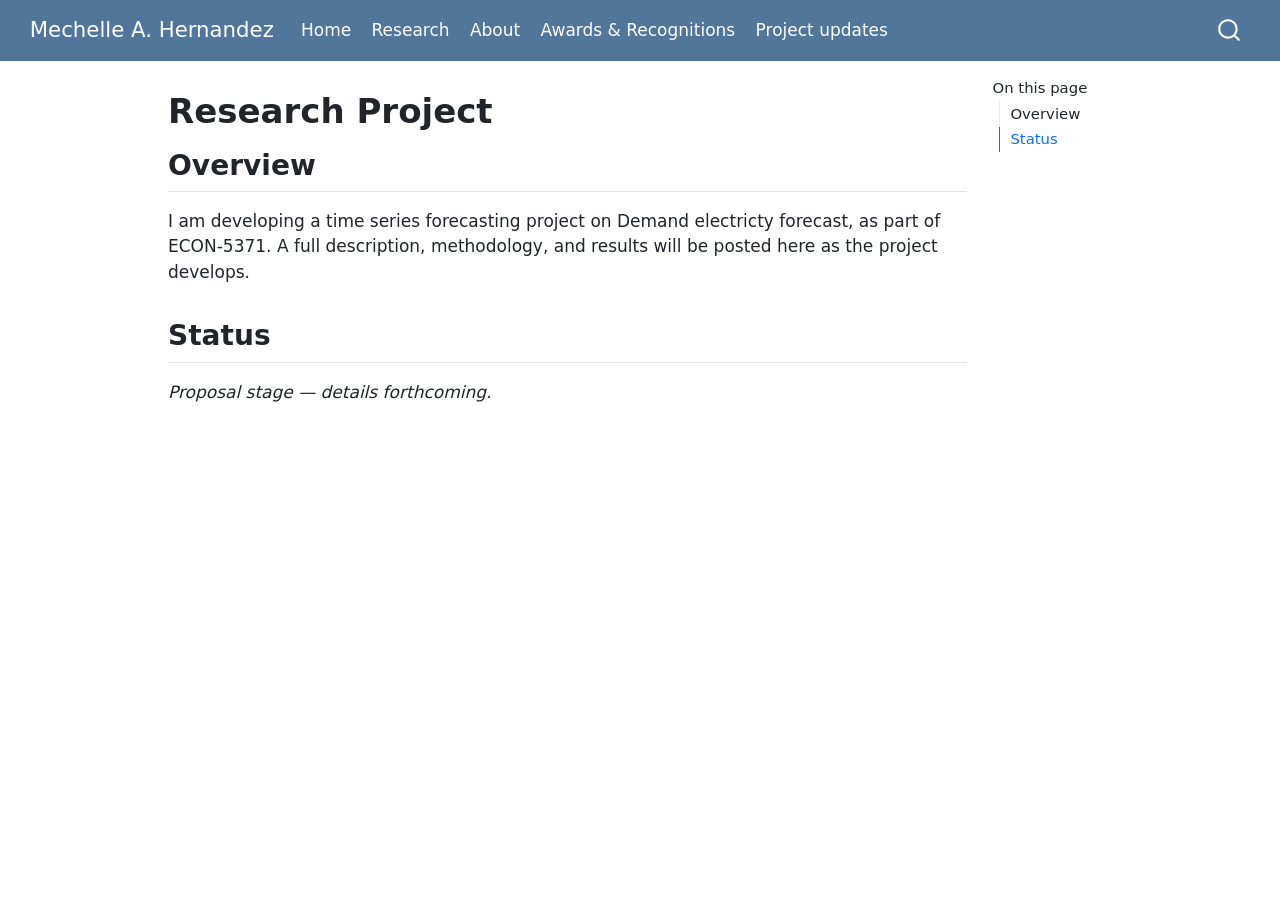
<file: docs/project.html>
<!DOCTYPE html>
<html xmlns="http://www.w3.org/1999/xhtml" lang="en" xml:lang="en"><head>

<meta charset="utf-8">
<meta name="generator" content="quarto-1.10.18">

<meta name="viewport" content="width=device-width, initial-scale=1.0, user-scalable=yes">


<title>Research Project – Mechelle A. Hernandez</title>
<style>
/* Default styles provided by pandoc.
** See https://pandoc.org/MANUAL.html#variables-for-html for config info.
*/
span.smallcaps{font-variant: small-caps;}
div.columns{display: flex; gap: 1.5em;}
div.column{flex: auto;}
@media screen {
div.columns{gap: min(4vw, 1.5em);}
div.column{overflow-x: auto;}
}
div.hanging-indent{margin-left: 1.5em; text-indent: -1.5em;}
ul.task-list{list-style: none;}
ul.task-list li input[type="checkbox"] {
  width: 0.8em;
  margin: 0 0.8em 0.2em -1em; /* quarto-specific, see https://github.com/quarto-dev/quarto-cli/issues/4556 */ 
  vertical-align: middle;
}
</style>


<script src="site_libs/quarto-nav/quarto-nav.js"></script>
<script src="site_libs/quarto-nav/headroom.min.js"></script>
<script src="site_libs/clipboard/clipboard.min.js"></script>
<script src="site_libs/quarto-search/autocomplete.umd.js"></script>
<script src="site_libs/quarto-search/fuse.min.js"></script>
<script src="site_libs/quarto-search/quarto-search.js"></script>
<meta name="quarto:offset" content="./">
<script src="site_libs/quarto-html/quarto.js" type="module"></script>
<script src="site_libs/quarto-html/tabsets/tabsets.js" type="module"></script>
<script src="site_libs/quarto-html/popper.min.js"></script>
<script src="site_libs/quarto-html/tippy.umd.min.js"></script>
<script src="site_libs/quarto-html/anchor.min.js"></script>
<link href="site_libs/quarto-html/tippy.css" rel="stylesheet">
<link href="site_libs/quarto-html/quarto-syntax-highlighting-64a204ab8560d761af7679ceaba22944.css" rel="stylesheet" id="quarto-text-highlighting-styles">
<script src="site_libs/bootstrap/bootstrap.min.js"></script>
<link href="site_libs/bootstrap/bootstrap-icons.css" rel="stylesheet">
<link href="site_libs/bootstrap/bootstrap-d0cfe7a3482e0d49a74229a8f3b76718.min.css" rel="stylesheet" append-hash="true" id="quarto-bootstrap" data-mode="light">
<script id="quarto-search-options" type="application/json">{
  "location": "navbar",
  "copy-button": false,
  "collapse-after": 3,
  "panel-placement": "end",
  "type": "overlay",
  "limit": 50,
  "keyboard-shortcut": [
    "f",
    "/",
    "s"
  ],
  "show-item-context": false,
  "language": {
    "search-no-results-text": "No results",
    "search-matching-documents-text": "matching documents",
    "search-copy-link-title": "Copy link to search",
    "search-hide-matches-text": "Hide additional matches",
    "search-more-match-text": "more match in this document",
    "search-more-matches-text": "more matches in this document",
    "search-clear-button-title": "Clear",
    "search-text-placeholder": "",
    "search-detached-cancel-button-title": "Cancel",
    "search-submit-button-title": "Submit",
    "search-label": "Search"
  }
}</script>


<link rel="stylesheet" href="styles.css">
</head>

<body class="nav-fixed quarto-light">

<div id="quarto-search-results"></div>
  <header id="quarto-header" class="headroom fixed-top">
    <nav class="navbar navbar-expand-lg " data-bs-theme="dark">
      <div class="navbar-container container-fluid">
      <div class="navbar-brand-container mx-auto">
    <a class="navbar-brand" href="./index.html">
    <span class="navbar-title">Mechelle A. Hernandez</span>
    </a>
  </div>
            <div id="quarto-search" class="" title="Search"></div>
          <button class="navbar-toggler" type="button" data-bs-toggle="collapse" data-bs-target="#navbarCollapse" aria-controls="navbarCollapse" role="menu" aria-expanded="false" aria-label="Toggle navigation" onclick="if (window.quartoToggleHeadroom) { window.quartoToggleHeadroom(); }">
  <span class="navbar-toggler-icon"></span>
</button>
          <div class="collapse navbar-collapse" id="navbarCollapse">
            <ul class="navbar-nav navbar-nav-scroll me-auto">
  <li class="nav-item">
    <a class="nav-link" href="./index.html"> 
<span class="menu-text">Home</span></a>
  </li>  
  <li class="nav-item">
    <a class="nav-link" href="./research.html"> 
<span class="menu-text">Research</span></a>
  </li>  
  <li class="nav-item">
    <a class="nav-link" href="./about.html"> 
<span class="menu-text">About</span></a>
  </li>  
  <li class="nav-item">
    <a class="nav-link" href="./gallery.html"> 
<span class="menu-text">Awards &amp; Recognitions</span></a>
  </li>  
  <li class="nav-item">
    <a class="nav-link active" href="./project.html" aria-current="page"> 
<span class="menu-text">Project updates</span></a>
  </li>  
</ul>
          </div> <!-- /navcollapse -->
            <div class="quarto-navbar-tools">
</div>
      </div> <!-- /container-fluid -->
    </nav>
</header>
<!-- content -->
<div id="quarto-content" class="quarto-container page-columns page-rows-contents page-layout-article page-navbar">
<!-- sidebar -->
<!-- margin-sidebar -->
    <div id="quarto-margin-sidebar" class="sidebar margin-sidebar">
        <nav id="TOC" role="doc-toc" class="toc-active">
    <h2 id="toc-title">On this page</h2>
   
  <ul>
  <li><a href="#overview" id="toc-overview" class="nav-link active" data-scroll-target="#overview">Overview</a></li>
  <li><a href="#status" id="toc-status" class="nav-link" data-scroll-target="#status">Status</a></li>
  </ul>
</nav>
    </div>
<!-- main -->
<main class="content" id="quarto-document-content">

<header id="title-block-header" class="quarto-title-block default">
<div class="quarto-title">
<h1 class="title">Research Project</h1>
</div>



<div class="quarto-title-meta">

    
  
    
  </div>
  


</header>


<section id="overview" class="level2">
<h2 class="anchored" data-anchor-id="overview">Overview</h2>
<p>I am developing a time series forecasting project on Demand electricty forecast, as part of ECON-5371. A full description, methodology, and results will be posted here as the project develops.</p>
</section>
<section id="status" class="level2">
<h2 class="anchored" data-anchor-id="status">Status</h2>
<p><em>Proposal stage — details forthcoming.</em></p>


</section>

</main> <!-- /main -->
<script id="quarto-html-after-body" type="application/javascript">
  window.document.addEventListener("DOMContentLoaded", function (event) {
    const icon = "";
    const anchorJS = new window.AnchorJS();
    anchorJS.options = {
      placement: 'right',
      icon: icon
    };
    anchorJS.add('.anchored');
    const isCodeAnnotation = (el) => {
      for (const clz of el.classList) {
        if (clz.startsWith('code-annotation-')) {                     
          return true;
        }
      }
      return false;
    }
    const onCopySuccess = function(e) {
      // button target
      const button = e.trigger;
      // don't keep focus
      button.blur();
      // flash "checked"
      button.classList.add('code-copy-button-checked');
      var currentTitle = button.getAttribute("title");
      button.setAttribute("title", "Copied!");
      let tooltip;
      if (window.bootstrap) {
        button.setAttribute("data-bs-toggle", "tooltip");
        button.setAttribute("data-bs-placement", "left");
        button.setAttribute("data-bs-title", "Copied!");
        tooltip = new bootstrap.Tooltip(button, 
          { trigger: "manual", 
            customClass: "code-copy-button-tooltip",
            offset: [0, -8]});
        tooltip.show();    
      }
      setTimeout(function() {
        if (tooltip) {
          tooltip.hide();
          button.removeAttribute("data-bs-title");
          button.removeAttribute("data-bs-toggle");
          button.removeAttribute("data-bs-placement");
        }
        button.setAttribute("title", currentTitle);
        button.classList.remove('code-copy-button-checked');
      }, 1000);
      // clear code selection
      e.clearSelection();
    }
    const getTextToCopy = function(trigger) {
      const outerScaffold = trigger.parentElement.cloneNode(true);
      const codeEl = outerScaffold.querySelector('code');
      for (const childEl of codeEl.children) {
        if (isCodeAnnotation(childEl)) {
          childEl.remove();
        }
      }
      return codeEl.innerText;
    }
    const clipboard = new window.ClipboardJS('.code-copy-button:not([data-in-quarto-modal])', {
      text: getTextToCopy
    });
    clipboard.on('success', onCopySuccess);
    if (window.document.getElementById('quarto-embedded-source-code-modal')) {
      const clipboardModal = new window.ClipboardJS('.code-copy-button[data-in-quarto-modal]', {
        text: getTextToCopy,
        container: window.document.getElementById('quarto-embedded-source-code-modal')
      });
      clipboardModal.on('success', onCopySuccess);
    }
      var localhostRegex = new RegExp(/^(?:http|https):\/\/localhost\:?[0-9]*\//);
      var mailtoRegex = new RegExp(/^mailto:/);
        var filterRegex = new RegExp('/' + window.location.host + '/');
      var isInternal = (href) => {
          return filterRegex.test(href) || localhostRegex.test(href) || mailtoRegex.test(href);
      }
      // Inspect non-navigation links and adorn them if external
     var links = window.document.querySelectorAll('a[href]:not(.nav-link):not(.navbar-brand):not(.toc-action):not(.sidebar-link):not(.sidebar-item-toggle):not(.pagination-link):not(.no-external):not([aria-hidden]):not(.dropdown-item):not(.quarto-navigation-tool):not(.about-link)');
      for (var i=0; i<links.length; i++) {
        const link = links[i];
        if (!isInternal(link.href)) {
          // undo the damage that might have been done by quarto-nav.js in the case of
          // links that we want to consider external
          if (link.dataset.originalHref !== undefined) {
            link.href = link.dataset.originalHref;
          }
        }
      }
    function tippyHover(el, contentFn, onTriggerFn, onUntriggerFn) {
      const config = {
        allowHTML: true,
        maxWidth: 500,
        delay: 100,
        arrow: false,
        appendTo: function(el) {
            return el.parentElement;
        },
        interactive: true,
        interactiveBorder: 10,
        theme: 'quarto',
        placement: 'bottom-start',
      };
      if (contentFn) {
        config.content = contentFn;
      }
      if (onTriggerFn) {
        config.onTrigger = onTriggerFn;
      }
      if (onUntriggerFn) {
        config.onUntrigger = onUntriggerFn;
      }
      window.tippy(el, config); 
    }
    const noterefs = window.document.querySelectorAll('a[role="doc-noteref"]');
    for (var i=0; i<noterefs.length; i++) {
      const ref = noterefs[i];
      tippyHover(ref, function() {
        // use id or data attribute instead here
        let href = ref.getAttribute('data-footnote-href') || ref.getAttribute('href');
        try { href = new URL(href).hash; } catch {}
        const id = href.replace(/^#\/?/, "");
        const note = window.document.getElementById(id);
        if (note) {
          return note.innerHTML;
        } else {
          return "";
        }
      });
    }
    const xrefs = window.document.querySelectorAll('a.quarto-xref');
    const processXRef = (id, note) => {
      // Strip column container classes
      const stripColumnClz = (el) => {
        el.classList.remove("page-full", "page-columns");
        if (el.children) {
          for (const child of el.children) {
            stripColumnClz(child);
          }
        }
      }
      stripColumnClz(note)
      if (id === null || id.startsWith('sec-')) {
        // Special case sections, only their first couple elements
        const container = document.createElement("div");
        if (note.children && note.children.length > 2) {
          container.appendChild(note.children[0].cloneNode(true));
          for (let i = 1; i < note.children.length; i++) {
            const child = note.children[i];
            if (child.tagName === "P" && child.innerText === "") {
              continue;
            } else {
              container.appendChild(child.cloneNode(true));
              break;
            }
          }
          if (window.Quarto?.typesetMath) {
            window.Quarto.typesetMath(container);
          }
          return container.innerHTML
        } else {
          if (window.Quarto?.typesetMath) {
            window.Quarto.typesetMath(note);
          }
          return note.innerHTML;
        }
      } else {
        // Remove any anchor links if they are present
        const anchorLink = note.querySelector('a.anchorjs-link');
        if (anchorLink) {
          anchorLink.remove();
        }
        if (window.Quarto?.typesetMath) {
          window.Quarto.typesetMath(note);
        }
        if (note.classList.contains("callout")) {
          return note.outerHTML;
        } else {
          return note.innerHTML;
        }
      }
    }
    for (var i=0; i<xrefs.length; i++) {
      const xref = xrefs[i];
      tippyHover(xref, undefined, function(instance) {
        instance.disable();
        let url = xref.getAttribute('href');
        let hash = undefined; 
        if (url.startsWith('#')) {
          hash = url;
        } else {
          try { hash = new URL(url).hash; } catch {}
        }
        if (hash) {
          const id = hash.replace(/^#\/?/, "");
          const note = window.document.getElementById(id);
          if (note !== null) {
            try {
              const html = processXRef(id, note.cloneNode(true));
              instance.setContent(html);
            } finally {
              instance.enable();
              instance.show();
            }
          } else {
            // See if we can fetch this
            fetch(url.split('#')[0])
            .then(res => res.text())
            .then(html => {
              const parser = new DOMParser();
              const htmlDoc = parser.parseFromString(html, "text/html");
              const note = htmlDoc.getElementById(id);
              if (note !== null) {
                const html = processXRef(id, note);
                instance.setContent(html);
              } 
            }).finally(() => {
              instance.enable();
              instance.show();
            });
          }
        } else {
          // See if we can fetch a full url (with no hash to target)
          // This is a special case and we should probably do some content thinning / targeting
          fetch(url)
          .then(res => res.text())
          .then(html => {
            const parser = new DOMParser();
            const htmlDoc = parser.parseFromString(html, "text/html");
            const note = htmlDoc.querySelector('main.content');
            if (note !== null) {
              // This should only happen for chapter cross references
              // (since there is no id in the URL)
              // remove the first header
              if (note.children.length > 0 && note.children[0].tagName === "HEADER") {
                note.children[0].remove();
              }
              const html = processXRef(null, note);
              instance.setContent(html);
            } 
          }).finally(() => {
            instance.enable();
            instance.show();
          });
        }
      }, function(instance) {
      });
    }
        let selectedAnnoteEl;
        const selectorForAnnotation = ( cell, annotation) => {
          let cellAttr = 'data-code-cell="' + cell + '"';
          let lineAttr = 'data-code-annotation="' +  annotation + '"';
          const selector = 'span[' + cellAttr + '][' + lineAttr + ']';
          return selector;
        }
        const selectCodeLines = (annoteEl) => {
          const doc = window.document;
          const targetCell = annoteEl.getAttribute("data-target-cell");
          const targetAnnotation = annoteEl.getAttribute("data-target-annotation");
          const annoteSpan = window.document.querySelector(selectorForAnnotation(targetCell, targetAnnotation));
          const lines = annoteSpan.getAttribute("data-code-lines").split(",");
          const lineIds = lines.map((line) => {
            return targetCell + "-" + line;
          })
          let top = null;
          let height = null;
          let parent = null;
          if (lineIds.length > 0) {
              //compute the position of the single el (top and bottom and make a div)
              const el = window.document.getElementById(lineIds[0]);
              top = el.offsetTop;
              height = el.offsetHeight;
              parent = el.parentElement.parentElement;
            if (lineIds.length > 1) {
              const lastEl = window.document.getElementById(lineIds[lineIds.length - 1]);
              const bottom = lastEl.offsetTop + lastEl.offsetHeight;
              height = bottom - top;
            }
            if (top !== null && height !== null && parent !== null) {
              // cook up a div (if necessary) and position it 
              let div = window.document.getElementById("code-annotation-line-highlight");
              if (div === null) {
                div = window.document.createElement("div");
                div.setAttribute("id", "code-annotation-line-highlight");
                div.style.position = 'absolute';
                parent.appendChild(div);
              }
              div.style.top = top - 2 + "px";
              div.style.height = height + 4 + "px";
              div.style.left = 0;
              let gutterDiv = window.document.getElementById("code-annotation-line-highlight-gutter");
              if (gutterDiv === null) {
                gutterDiv = window.document.createElement("div");
                gutterDiv.setAttribute("id", "code-annotation-line-highlight-gutter");
                gutterDiv.style.position = 'absolute';
                const codeCell = window.document.getElementById(targetCell);
                const gutter = codeCell.querySelector('.code-annotation-gutter');
                gutter.appendChild(gutterDiv);
              }
              gutterDiv.style.top = top - 2 + "px";
              gutterDiv.style.height = height + 4 + "px";
            }
            selectedAnnoteEl = annoteEl;
          }
        };
        const unselectCodeLines = () => {
          const elementsIds = ["code-annotation-line-highlight", "code-annotation-line-highlight-gutter"];
          elementsIds.forEach((elId) => {
            const div = window.document.getElementById(elId);
            if (div) {
              div.remove();
            }
          });
          selectedAnnoteEl = undefined;
        };
          // Handle positioning of the toggle
      window.addEventListener(
        "resize",
        throttle(() => {
          elRect = undefined;
          if (selectedAnnoteEl) {
            selectCodeLines(selectedAnnoteEl);
          }
        }, 10)
      );
      function throttle(fn, ms) {
      let throttle = false;
      let timer;
        return (...args) => {
          if(!throttle) { // first call gets through
              fn.apply(this, args);
              throttle = true;
          } else { // all the others get throttled
              if(timer) clearTimeout(timer); // cancel #2
              timer = setTimeout(() => {
                fn.apply(this, args);
                timer = throttle = false;
              }, ms);
          }
        };
      }
        // Attach click handler to the DT
        const annoteDls = window.document.querySelectorAll('dt[data-target-cell]');
        for (const annoteDlNode of annoteDls) {
          annoteDlNode.addEventListener('click', (event) => {
            const clickedEl = event.target;
            if (clickedEl !== selectedAnnoteEl) {
              unselectCodeLines();
              const activeEl = window.document.querySelector('dt[data-target-cell].code-annotation-active');
              if (activeEl) {
                activeEl.classList.remove('code-annotation-active');
              }
              selectCodeLines(clickedEl);
              clickedEl.classList.add('code-annotation-active');
            } else {
              // Unselect the line
              unselectCodeLines();
              clickedEl.classList.remove('code-annotation-active');
            }
          });
        }
    const findCites = (el) => {
      const parentEl = el.parentElement;
      if (parentEl) {
        const cites = parentEl.dataset.cites;
        if (cites) {
          return {
            el,
            cites: cites.split(' ')
          };
        } else {
          return findCites(el.parentElement)
        }
      } else {
        return undefined;
      }
    };
    var bibliorefs = window.document.querySelectorAll('a[role="doc-biblioref"]');
    for (var i=0; i<bibliorefs.length; i++) {
      const ref = bibliorefs[i];
      const citeInfo = findCites(ref);
      if (citeInfo) {
        tippyHover(citeInfo.el, function() {
          var popup = window.document.createElement('div');
          citeInfo.cites.forEach(function(cite) {
            var citeDiv = window.document.createElement('div');
            citeDiv.classList.add('hanging-indent');
            citeDiv.classList.add('csl-entry');
            var biblioDiv = window.document.getElementById('ref-' + cite);
            if (biblioDiv) {
              citeDiv.innerHTML = biblioDiv.innerHTML;
            }
            popup.appendChild(citeDiv);
          });
          return popup.innerHTML;
        });
      }
    }
  });
  </script>
</div> <!-- /content -->




</body></html>
</file>
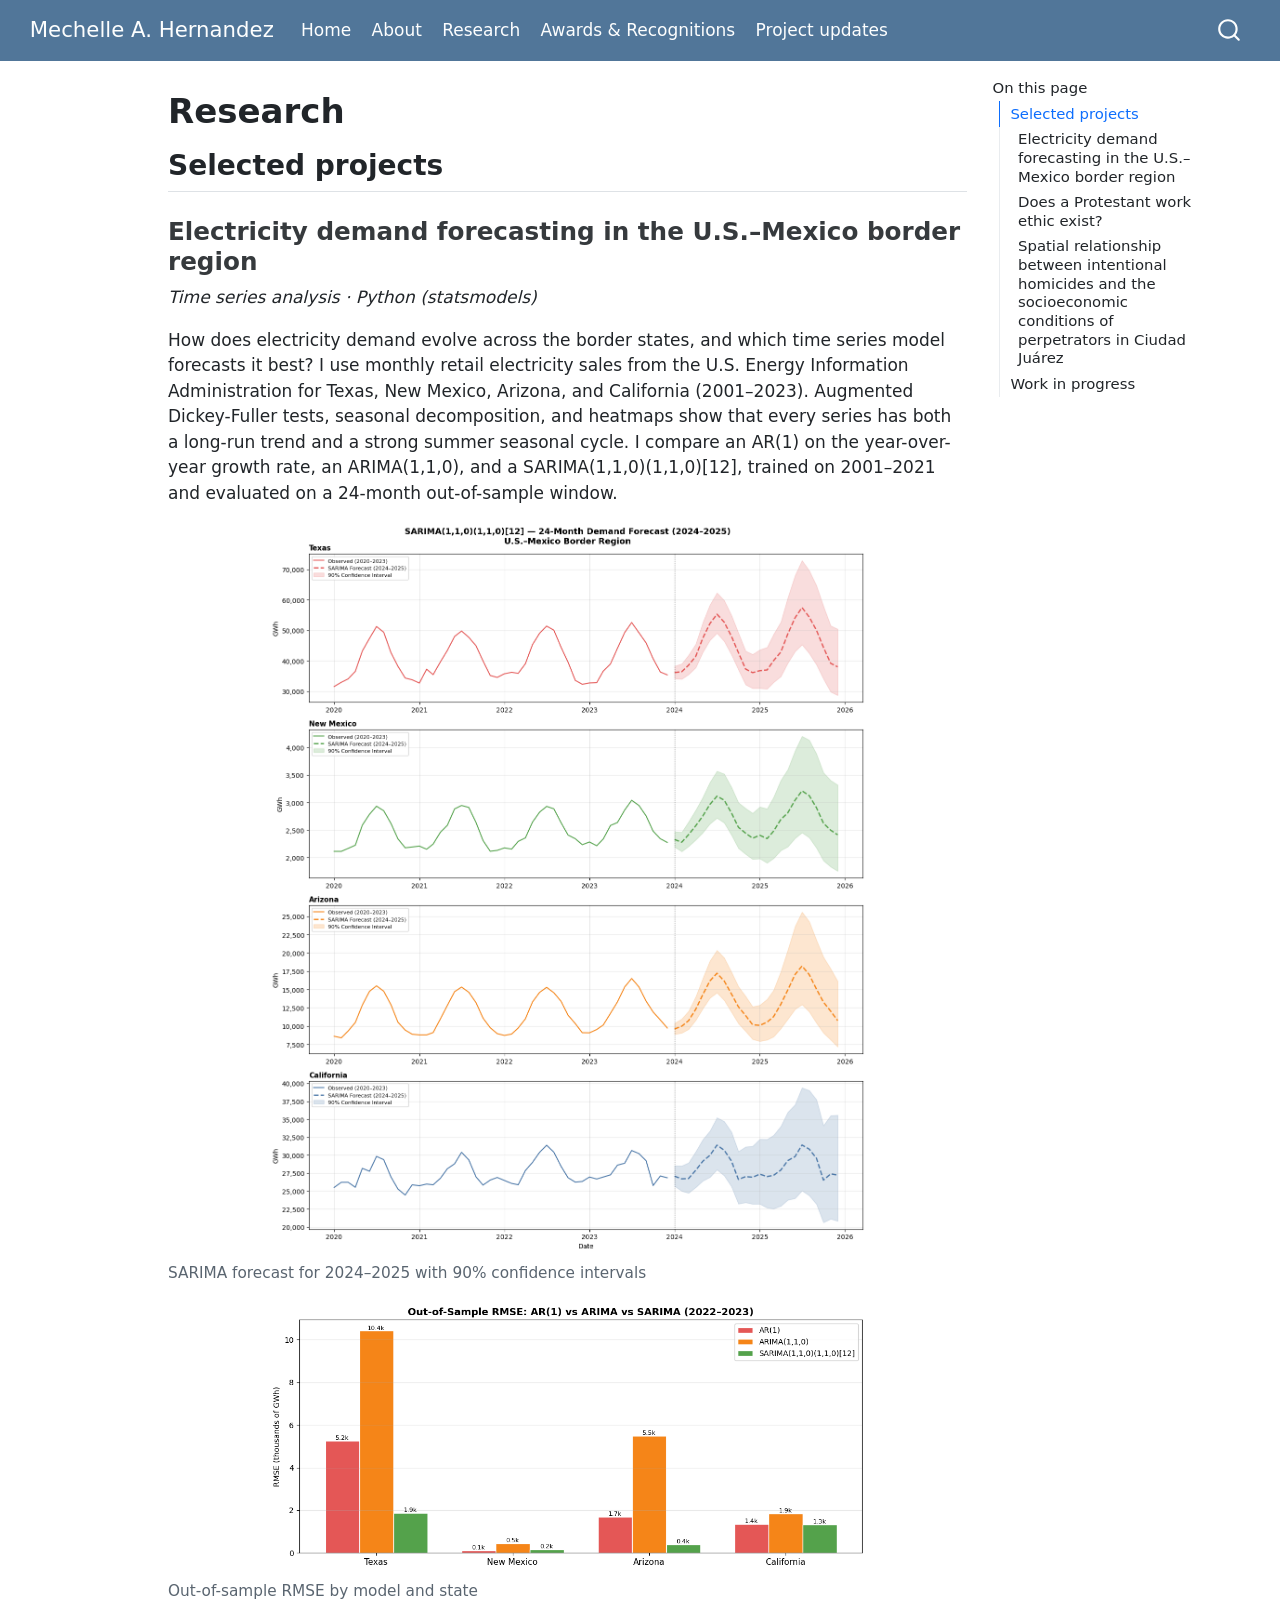
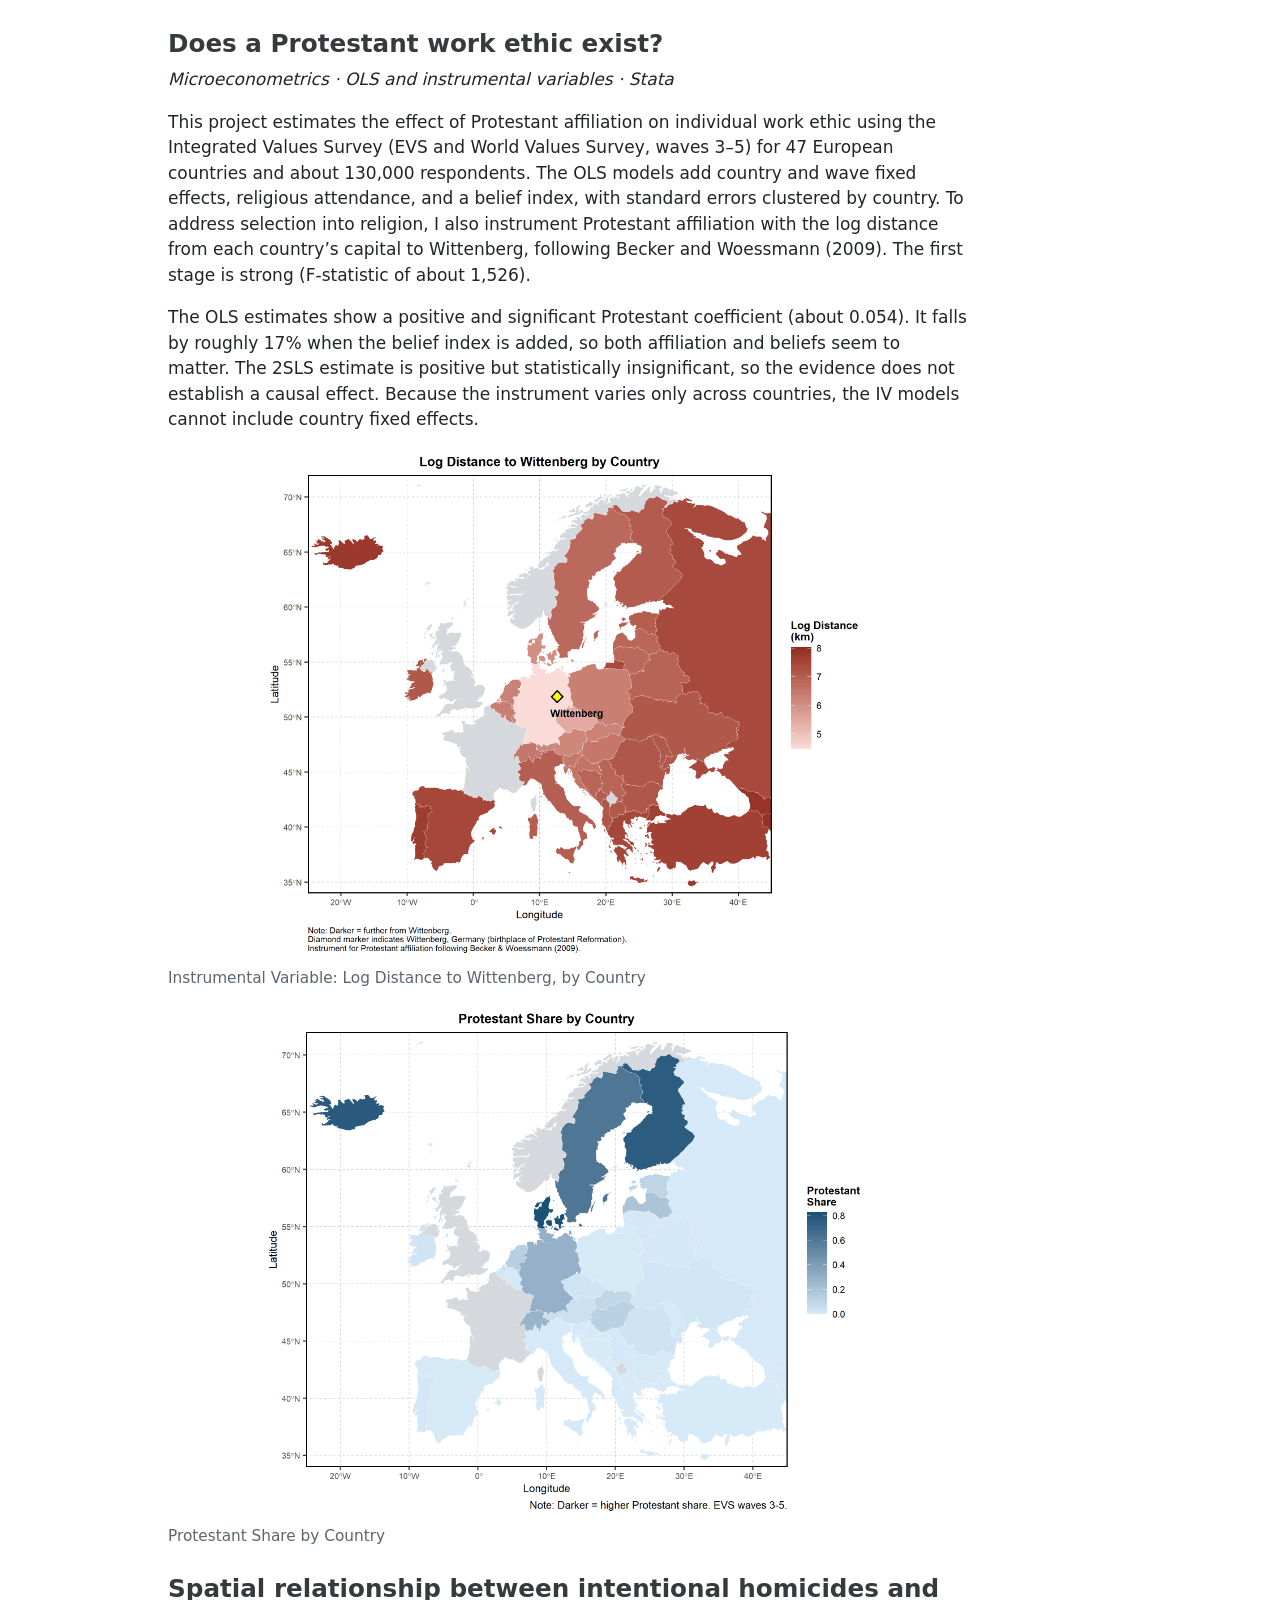
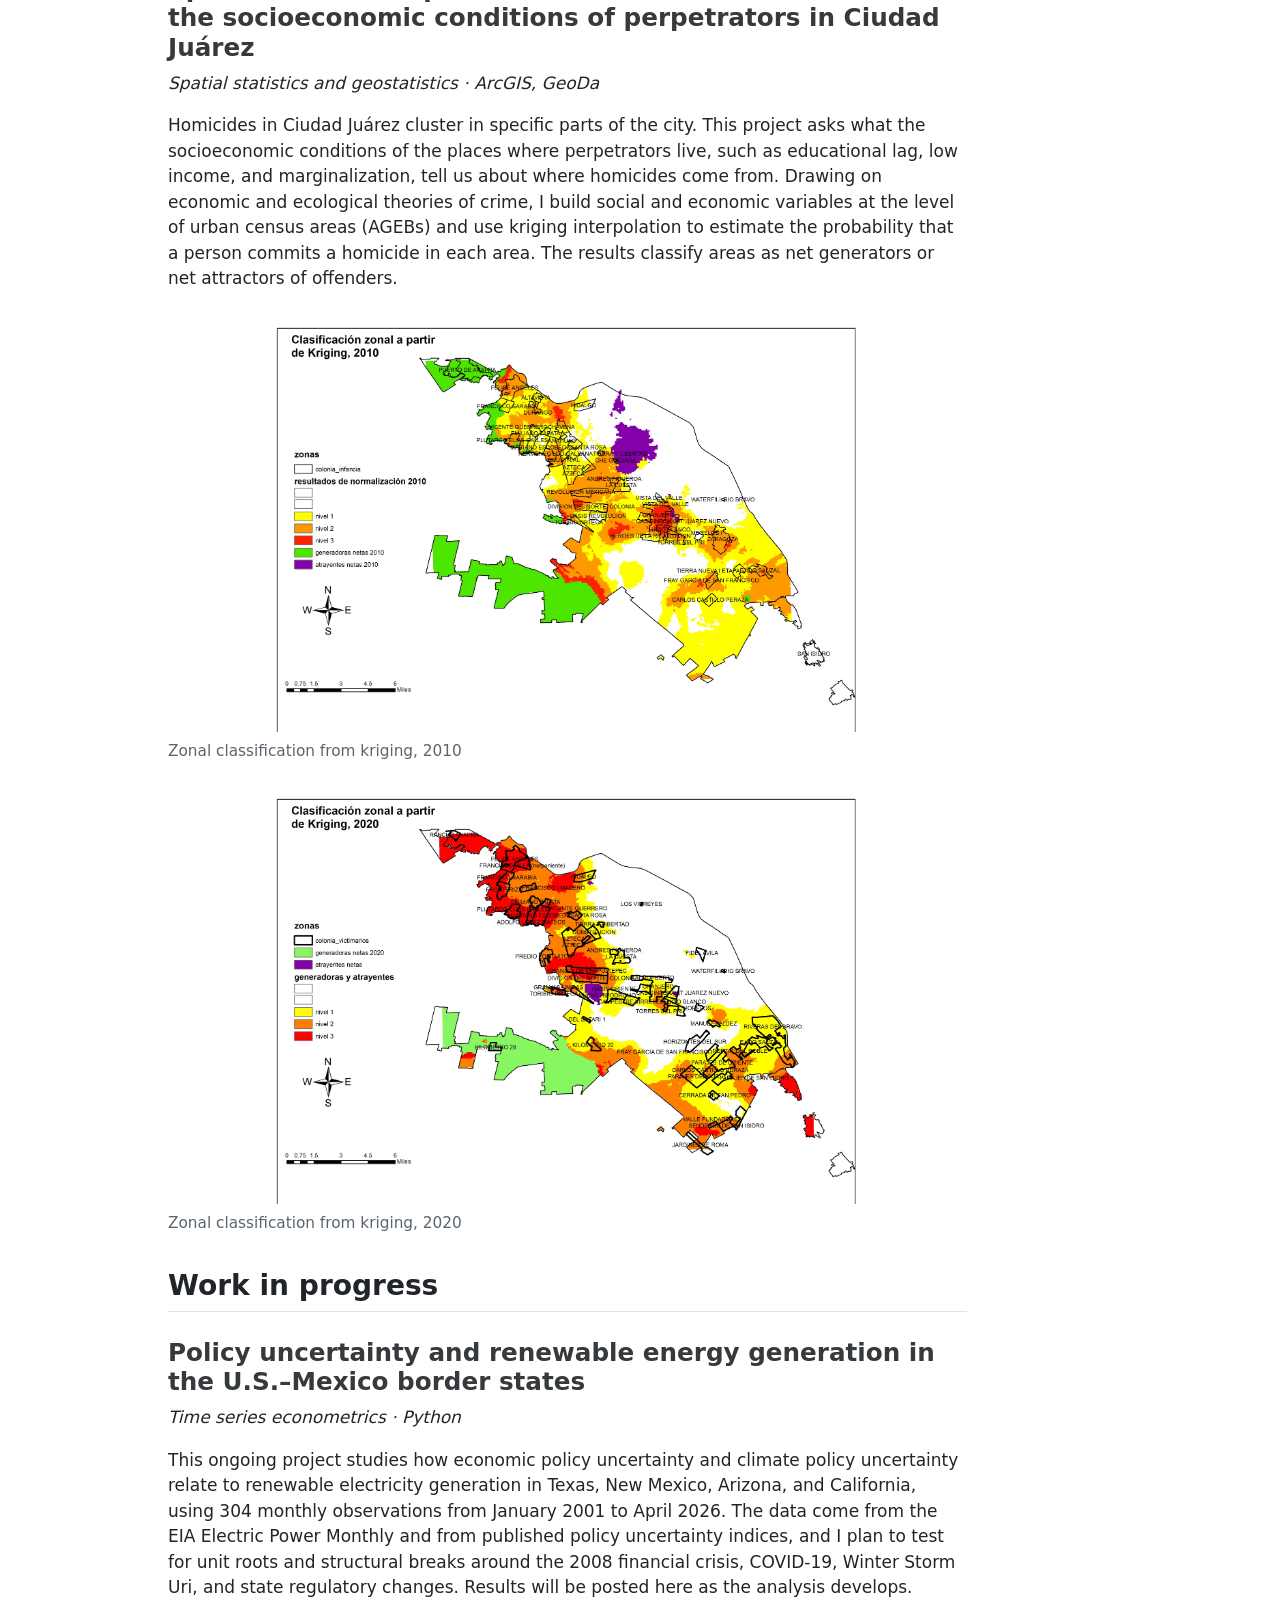
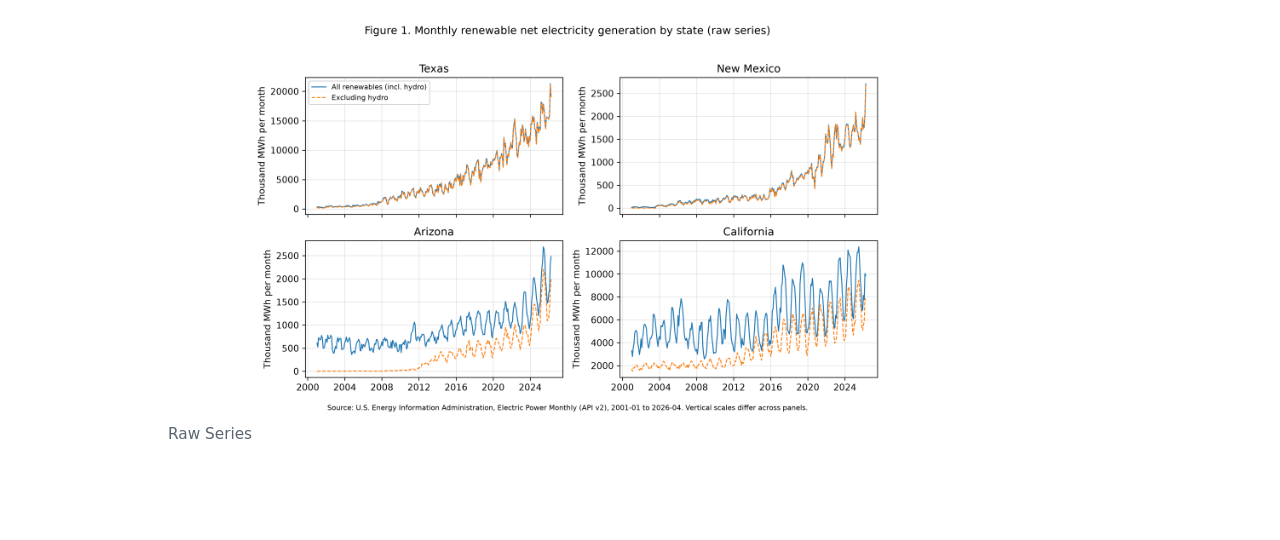
<file: docs/research.html>
<!DOCTYPE html>
<html xmlns="http://www.w3.org/1999/xhtml" lang="en" xml:lang="en"><head>

<meta charset="utf-8">
<meta name="generator" content="quarto-1.10.18">

<meta name="viewport" content="width=device-width, initial-scale=1.0, user-scalable=yes">


<title>Research – Mechelle A. Hernandez</title>
<style>
/* Default styles provided by pandoc.
** See https://pandoc.org/MANUAL.html#variables-for-html for config info.
*/
span.smallcaps{font-variant: small-caps;}
div.columns{display: flex; gap: 1.5em;}
div.column{flex: auto;}
@media screen {
div.columns{gap: min(4vw, 1.5em);}
div.column{overflow-x: auto;}
}
div.hanging-indent{margin-left: 1.5em; text-indent: -1.5em;}
ul.task-list{list-style: none;}
ul.task-list li input[type="checkbox"] {
  width: 0.8em;
  margin: 0 0.8em 0.2em -1em; /* quarto-specific, see https://github.com/quarto-dev/quarto-cli/issues/4556 */ 
  vertical-align: middle;
}
</style>


<script src="site_libs/quarto-nav/quarto-nav.js"></script>
<script src="site_libs/quarto-nav/headroom.min.js"></script>
<script src="site_libs/clipboard/clipboard.min.js"></script>
<script src="site_libs/quarto-search/autocomplete.umd.js"></script>
<script src="site_libs/quarto-search/fuse.min.js"></script>
<script src="site_libs/quarto-search/quarto-search.js"></script>
<meta name="quarto:offset" content="./">
<script src="site_libs/quarto-html/quarto.js" type="module"></script>
<script src="site_libs/quarto-html/tabsets/tabsets.js" type="module"></script>
<script src="site_libs/quarto-html/popper.min.js"></script>
<script src="site_libs/quarto-html/tippy.umd.min.js"></script>
<script src="site_libs/quarto-html/anchor.min.js"></script>
<link href="site_libs/quarto-html/tippy.css" rel="stylesheet">
<link href="site_libs/quarto-html/quarto-syntax-highlighting-64a204ab8560d761af7679ceaba22944.css" rel="stylesheet" id="quarto-text-highlighting-styles">
<script src="site_libs/bootstrap/bootstrap.min.js"></script>
<link href="site_libs/bootstrap/bootstrap-icons.css" rel="stylesheet">
<link href="site_libs/bootstrap/bootstrap-d0cfe7a3482e0d49a74229a8f3b76718.min.css" rel="stylesheet" append-hash="true" id="quarto-bootstrap" data-mode="light">
<script src="site_libs/quarto-contrib/glightbox/glightbox.min.js"></script>
<link href="site_libs/quarto-contrib/glightbox/glightbox.min.css" rel="stylesheet">
<link href="site_libs/quarto-contrib/glightbox/lightbox.css" rel="stylesheet">
<script id="quarto-search-options" type="application/json">{
  "location": "navbar",
  "copy-button": false,
  "collapse-after": 3,
  "panel-placement": "end",
  "type": "overlay",
  "limit": 50,
  "keyboard-shortcut": [
    "f",
    "/",
    "s"
  ],
  "show-item-context": false,
  "language": {
    "search-no-results-text": "No results",
    "search-matching-documents-text": "matching documents",
    "search-copy-link-title": "Copy link to search",
    "search-hide-matches-text": "Hide additional matches",
    "search-more-match-text": "more match in this document",
    "search-more-matches-text": "more matches in this document",
    "search-clear-button-title": "Clear",
    "search-text-placeholder": "",
    "search-detached-cancel-button-title": "Cancel",
    "search-submit-button-title": "Submit",
    "search-label": "Search"
  }
}</script>


<link rel="stylesheet" href="styles.css">
</head>

<body class="nav-fixed quarto-light">

<div id="quarto-search-results"></div>
  <header id="quarto-header" class="headroom fixed-top">
    <nav class="navbar navbar-expand-lg " data-bs-theme="dark">
      <div class="navbar-container container-fluid">
      <div class="navbar-brand-container mx-auto">
    <a class="navbar-brand" href="./index.html">
    <span class="navbar-title">Mechelle A. Hernandez</span>
    </a>
  </div>
            <div id="quarto-search" class="" title="Search"></div>
          <button class="navbar-toggler" type="button" data-bs-toggle="collapse" data-bs-target="#navbarCollapse" aria-controls="navbarCollapse" role="menu" aria-expanded="false" aria-label="Toggle navigation" onclick="if (window.quartoToggleHeadroom) { window.quartoToggleHeadroom(); }">
  <span class="navbar-toggler-icon"></span>
</button>
          <div class="collapse navbar-collapse" id="navbarCollapse">
            <ul class="navbar-nav navbar-nav-scroll me-auto">
  <li class="nav-item">
    <a class="nav-link" href="./index.html"> 
<span class="menu-text">Home</span></a>
  </li>  
  <li class="nav-item">
    <a class="nav-link" href="./about.html"> 
<span class="menu-text">About</span></a>
  </li>  
  <li class="nav-item">
    <a class="nav-link active" href="./research.html" aria-current="page"> 
<span class="menu-text">Research</span></a>
  </li>  
  <li class="nav-item">
    <a class="nav-link" href="./gallery.html"> 
<span class="menu-text">Awards &amp; Recognitions</span></a>
  </li>  
  <li class="nav-item">
    <a class="nav-link" href="./project.html"> 
<span class="menu-text">Project updates</span></a>
  </li>  
</ul>
          </div> <!-- /navcollapse -->
            <div class="quarto-navbar-tools">
</div>
      </div> <!-- /container-fluid -->
    </nav>
</header>
<!-- content -->
<div id="quarto-content" class="quarto-container page-columns page-rows-contents page-layout-article page-navbar">
<!-- sidebar -->
<!-- margin-sidebar -->
    <div id="quarto-margin-sidebar" class="sidebar margin-sidebar">
        <nav id="TOC" role="doc-toc" class="toc-active">
    <h2 id="toc-title">On this page</h2>
   
  <ul>
  <li><a href="#selected-projects" id="toc-selected-projects" class="nav-link active" data-scroll-target="#selected-projects">Selected projects</a>
  <ul class="collapse">
  <li><a href="#electricity-demand-forecasting-in-the-u.s.mexico-border-region" id="toc-electricity-demand-forecasting-in-the-u.s.mexico-border-region" class="nav-link" data-scroll-target="#electricity-demand-forecasting-in-the-u.s.mexico-border-region">Electricity demand forecasting in the U.S.–Mexico border region</a></li>
  <li><a href="#does-a-protestant-work-ethic-exist" id="toc-does-a-protestant-work-ethic-exist" class="nav-link" data-scroll-target="#does-a-protestant-work-ethic-exist">Does a Protestant work ethic exist?</a></li>
  <li><a href="#spatial-relationship-between-intentional-homicides-and-the-socioeconomic-conditions-of-perpetrators-in-ciudad-juárez" id="toc-spatial-relationship-between-intentional-homicides-and-the-socioeconomic-conditions-of-perpetrators-in-ciudad-juárez" class="nav-link" data-scroll-target="#spatial-relationship-between-intentional-homicides-and-the-socioeconomic-conditions-of-perpetrators-in-ciudad-juárez">Spatial relationship between intentional homicides and the socioeconomic conditions of perpetrators in Ciudad Juárez</a></li>
  </ul></li>
  <li><a href="#work-in-progress" id="toc-work-in-progress" class="nav-link" data-scroll-target="#work-in-progress">Work in progress</a>
  <ul class="collapse">
  <li><a href="#policy-uncertainty-and-renewable-energy-generation-in-the-u.s.mexico-border-states" id="toc-policy-uncertainty-and-renewable-energy-generation-in-the-u.s.mexico-border-states" class="nav-link" data-scroll-target="#policy-uncertainty-and-renewable-energy-generation-in-the-u.s.mexico-border-states">Policy uncertainty and renewable energy generation in the U.S.–Mexico border states</a></li>
  </ul></li>
  </ul>
</nav>
    </div>
<!-- main -->
<main class="content" id="quarto-document-content">

<header id="title-block-header" class="quarto-title-block default">
<div class="quarto-title">
<h1 class="title">Research</h1>
</div>



<div class="quarto-title-meta">

    
  
    
  </div>
  


</header>


<section id="selected-projects" class="level2">
<h2 class="anchored" data-anchor-id="selected-projects">Selected projects</h2>
<section id="electricity-demand-forecasting-in-the-u.s.mexico-border-region" class="level3">
<h3 class="anchored" data-anchor-id="electricity-demand-forecasting-in-the-u.s.mexico-border-region">Electricity demand forecasting in the U.S.–Mexico border region</h3>
<p><em>Time series analysis · Python (statsmodels)</em></p>
<p>How does electricity demand evolve across the border states, and which time series model forecasts it best? I use monthly retail electricity sales from the U.S. Energy Information Administration for Texas, New Mexico, Arizona, and California (2001–2023). Augmented Dickey-Fuller tests, seasonal decomposition, and heatmaps show that every series has both a long-run trend and a strong summer seasonal cycle. I compare an AR(1) on the year-over-year growth rate, an ARIMA(1,1,0), and a SARIMA(1,1,0)(1,1,0)[12], trained on 2001–2021 and evaluated on a 24-month out-of-sample window.</p>
<div class="quarto-figure quarto-figure-center">
<figure class="figure">
<p><a href="images/research/arima_forecast.png" class="lightbox" data-gallery="quarto-lightbox-gallery-1" title="SARIMA forecast for 2024–2025 with 90% confidence intervals"><img src="images/research/arima_forecast.png" class="img-fluid figure-img" style="width:75.0%" alt="SARIMA forecast for 2024–2025 with 90% confidence intervals"></a></p>
<figcaption>SARIMA forecast for 2024–2025 with 90% confidence intervals</figcaption>
</figure>
</div>
<div class="quarto-figure quarto-figure-center">
<figure class="figure">
<p><a href="images/research/arima_rmse.png" class="lightbox" data-gallery="quarto-lightbox-gallery-2" title="Out-of-sample RMSE by model and state"><img src="images/research/arima_rmse.png" class="img-fluid figure-img" style="width:75.0%" alt="Out-of-sample RMSE by model and state"></a></p>
<figcaption>Out-of-sample RMSE by model and state</figcaption>
</figure>
</div>
</section>
<section id="does-a-protestant-work-ethic-exist" class="level3">
<h3 class="anchored" data-anchor-id="does-a-protestant-work-ethic-exist">Does a Protestant work ethic exist?</h3>
<p><em>Microeconometrics · OLS and instrumental variables · Stata</em></p>
<p>This project estimates the effect of Protestant affiliation on individual work ethic using the Integrated Values Survey (EVS and World Values Survey, waves 3–5) for 47 European countries and about 130,000 respondents. The OLS models add country and wave fixed effects, religious attendance, and a belief index, with standard errors clustered by country. To address selection into religion, I also instrument Protestant affiliation with the log distance from each country’s capital to Wittenberg, following Becker and Woessmann (2009). The first stage is strong (F-statistic of about 1,526).</p>
<p>The OLS estimates show a positive and significant Protestant coefficient (about 0.054). It falls by roughly 17% when the belief index is added, so both affiliation and beliefs seem to matter. The 2SLS estimate is positive but statistically insignificant, so the evidence does not establish a causal effect. Because the instrument varies only across countries, the IV models cannot include country fixed effects.</p>
<div class="quarto-figure quarto-figure-center">
<figure class="figure">
<p><a href="images/research/map3_distance_R.png" class="lightbox" data-gallery="quarto-lightbox-gallery-3" title="Instrumental Variable: Log Distance to Wittenberg, by Country"><img src="images/research/map3_distance_R.png" class="img-fluid figure-img" style="width:85.0%" alt="Instrumental Variable: Log Distance to Wittenberg, by Country"></a></p>
<figcaption>Instrumental Variable: Log Distance to Wittenberg, by Country</figcaption>
</figure>
</div>
<div class="quarto-figure quarto-figure-center">
<figure class="figure">
<p><a href="images/research/map2_protestant_R.png" class="lightbox" data-gallery="quarto-lightbox-gallery-4" title="Protestant Share by Country"><img src="images/research/map2_protestant_R.png" class="img-fluid figure-img" style="width:85.0%" alt="Protestant Share by Country"></a></p>
<figcaption>Protestant Share by Country</figcaption>
</figure>
</div>
</section>
<section id="spatial-relationship-between-intentional-homicides-and-the-socioeconomic-conditions-of-perpetrators-in-ciudad-juárez" class="level3">
<h3 class="anchored" data-anchor-id="spatial-relationship-between-intentional-homicides-and-the-socioeconomic-conditions-of-perpetrators-in-ciudad-juárez">Spatial relationship between intentional homicides and the socioeconomic conditions of perpetrators in Ciudad Juárez</h3>
<p><em>Spatial statistics and geostatistics · ArcGIS, GeoDa</em></p>
<p>Homicides in Ciudad Juárez cluster in specific parts of the city. This project asks what the socioeconomic conditions of the places where perpetrators live, such as educational lag, low income, and marginalization, tell us about where homicides come from. Drawing on economic and ecological theories of crime, I build social and economic variables at the level of urban census areas (AGEBs) and use kriging interpolation to estimate the probability that a person commits a homicide in each area. The results classify areas as net generators or net attractors of offenders.</p>
<div class="quarto-figure quarto-figure-center">
<figure class="figure">
<p><a href="images/research/2010.jpg" class="lightbox" data-gallery="quarto-lightbox-gallery-5" title="Zonal classification from kriging, 2010"><img src="images/research/2010.jpg" class="img-fluid figure-img" style="width:75.0%" alt="Zonal classification from kriging, 2010"></a></p>
<figcaption>Zonal classification from kriging, 2010</figcaption>
</figure>
</div>
<div class="quarto-figure quarto-figure-center">
<figure class="figure">
<p><a href="images/research/2020.jpg" class="lightbox" data-gallery="quarto-lightbox-gallery-6" title="Zonal classification from kriging, 2020"><img src="images/research/2020.jpg" class="img-fluid figure-img" style="width:75.0%" alt="Zonal classification from kriging, 2020"></a></p>
<figcaption>Zonal classification from kriging, 2020</figcaption>
</figure>
</div>
</section>
</section>
<section id="work-in-progress" class="level2">
<h2 class="anchored" data-anchor-id="work-in-progress">Work in progress</h2>
<section id="policy-uncertainty-and-renewable-energy-generation-in-the-u.s.mexico-border-states" class="level3">
<h3 class="anchored" data-anchor-id="policy-uncertainty-and-renewable-energy-generation-in-the-u.s.mexico-border-states">Policy uncertainty and renewable energy generation in the U.S.–Mexico border states</h3>
<p><em>Time series econometrics · Python</em></p>
<p>This ongoing project studies how economic policy uncertainty and climate policy uncertainty relate to renewable electricity generation in Texas, New Mexico, Arizona, and California, using 304 monthly observations from January 2001 to April 2026. The data come from the EIA Electric Power Monthly and from published policy uncertainty indices, and I plan to test for unit roots and structural breaks around the 2008 financial crisis, COVID-19, Winter Storm Uri, and state regulatory changes. Results will be posted here as the analysis develops.</p>
<div class="quarto-figure quarto-figure-center">
<figure class="figure">
<p><a href="images/research/figure1_rec_raw.png" class="lightbox" data-gallery="quarto-lightbox-gallery-7" title="Raw Series"><img src="images/research/figure1_rec_raw.png" class="img-fluid figure-img" style="width:80.0%" alt="Raw Series"></a></p>
<figcaption>Raw Series</figcaption>
</figure>
</div>


</section>
</section>

</main> <!-- /main -->
<script id="quarto-html-after-body" type="application/javascript">
  window.document.addEventListener("DOMContentLoaded", function (event) {
    const icon = "";
    const anchorJS = new window.AnchorJS();
    anchorJS.options = {
      placement: 'right',
      icon: icon
    };
    anchorJS.add('.anchored');
    const isCodeAnnotation = (el) => {
      for (const clz of el.classList) {
        if (clz.startsWith('code-annotation-')) {                     
          return true;
        }
      }
      return false;
    }
    const onCopySuccess = function(e) {
      // button target
      const button = e.trigger;
      // don't keep focus
      button.blur();
      // flash "checked"
      button.classList.add('code-copy-button-checked');
      var currentTitle = button.getAttribute("title");
      button.setAttribute("title", "Copied!");
      let tooltip;
      if (window.bootstrap) {
        button.setAttribute("data-bs-toggle", "tooltip");
        button.setAttribute("data-bs-placement", "left");
        button.setAttribute("data-bs-title", "Copied!");
        tooltip = new bootstrap.Tooltip(button, 
          { trigger: "manual", 
            customClass: "code-copy-button-tooltip",
            offset: [0, -8]});
        tooltip.show();    
      }
      setTimeout(function() {
        if (tooltip) {
          tooltip.hide();
          button.removeAttribute("data-bs-title");
          button.removeAttribute("data-bs-toggle");
          button.removeAttribute("data-bs-placement");
        }
        button.setAttribute("title", currentTitle);
        button.classList.remove('code-copy-button-checked');
      }, 1000);
      // clear code selection
      e.clearSelection();
    }
    const getTextToCopy = function(trigger) {
      const outerScaffold = trigger.parentElement.cloneNode(true);
      const codeEl = outerScaffold.querySelector('code');
      for (const childEl of codeEl.children) {
        if (isCodeAnnotation(childEl)) {
          childEl.remove();
        }
      }
      return codeEl.innerText;
    }
    const clipboard = new window.ClipboardJS('.code-copy-button:not([data-in-quarto-modal])', {
      text: getTextToCopy
    });
    clipboard.on('success', onCopySuccess);
    if (window.document.getElementById('quarto-embedded-source-code-modal')) {
      const clipboardModal = new window.ClipboardJS('.code-copy-button[data-in-quarto-modal]', {
        text: getTextToCopy,
        container: window.document.getElementById('quarto-embedded-source-code-modal')
      });
      clipboardModal.on('success', onCopySuccess);
    }
      var localhostRegex = new RegExp(/^(?:http|https):\/\/localhost\:?[0-9]*\//);
      var mailtoRegex = new RegExp(/^mailto:/);
        var filterRegex = new RegExp('/' + window.location.host + '/');
      var isInternal = (href) => {
          return filterRegex.test(href) || localhostRegex.test(href) || mailtoRegex.test(href);
      }
      // Inspect non-navigation links and adorn them if external
     var links = window.document.querySelectorAll('a[href]:not(.nav-link):not(.navbar-brand):not(.toc-action):not(.sidebar-link):not(.sidebar-item-toggle):not(.pagination-link):not(.no-external):not([aria-hidden]):not(.dropdown-item):not(.quarto-navigation-tool):not(.about-link)');
      for (var i=0; i<links.length; i++) {
        const link = links[i];
        if (!isInternal(link.href)) {
          // undo the damage that might have been done by quarto-nav.js in the case of
          // links that we want to consider external
          if (link.dataset.originalHref !== undefined) {
            link.href = link.dataset.originalHref;
          }
        }
      }
    function tippyHover(el, contentFn, onTriggerFn, onUntriggerFn) {
      const config = {
        allowHTML: true,
        maxWidth: 500,
        delay: 100,
        arrow: false,
        appendTo: function(el) {
            return el.parentElement;
        },
        interactive: true,
        interactiveBorder: 10,
        theme: 'quarto',
        placement: 'bottom-start',
      };
      if (contentFn) {
        config.content = contentFn;
      }
      if (onTriggerFn) {
        config.onTrigger = onTriggerFn;
      }
      if (onUntriggerFn) {
        config.onUntrigger = onUntriggerFn;
      }
      window.tippy(el, config); 
    }
    const noterefs = window.document.querySelectorAll('a[role="doc-noteref"]');
    for (var i=0; i<noterefs.length; i++) {
      const ref = noterefs[i];
      tippyHover(ref, function() {
        // use id or data attribute instead here
        let href = ref.getAttribute('data-footnote-href') || ref.getAttribute('href');
        try { href = new URL(href).hash; } catch {}
        const id = href.replace(/^#\/?/, "");
        const note = window.document.getElementById(id);
        if (note) {
          return note.innerHTML;
        } else {
          return "";
        }
      });
    }
    const xrefs = window.document.querySelectorAll('a.quarto-xref');
    const processXRef = (id, note) => {
      // Strip column container classes
      const stripColumnClz = (el) => {
        el.classList.remove("page-full", "page-columns");
        if (el.children) {
          for (const child of el.children) {
            stripColumnClz(child);
          }
        }
      }
      stripColumnClz(note)
      if (id === null || id.startsWith('sec-')) {
        // Special case sections, only their first couple elements
        const container = document.createElement("div");
        if (note.children && note.children.length > 2) {
          container.appendChild(note.children[0].cloneNode(true));
          for (let i = 1; i < note.children.length; i++) {
            const child = note.children[i];
            if (child.tagName === "P" && child.innerText === "") {
              continue;
            } else {
              container.appendChild(child.cloneNode(true));
              break;
            }
          }
          if (window.Quarto?.typesetMath) {
            window.Quarto.typesetMath(container);
          }
          return container.innerHTML
        } else {
          if (window.Quarto?.typesetMath) {
            window.Quarto.typesetMath(note);
          }
          return note.innerHTML;
        }
      } else {
        // Remove any anchor links if they are present
        const anchorLink = note.querySelector('a.anchorjs-link');
        if (anchorLink) {
          anchorLink.remove();
        }
        if (window.Quarto?.typesetMath) {
          window.Quarto.typesetMath(note);
        }
        if (note.classList.contains("callout")) {
          return note.outerHTML;
        } else {
          return note.innerHTML;
        }
      }
    }
    for (var i=0; i<xrefs.length; i++) {
      const xref = xrefs[i];
      tippyHover(xref, undefined, function(instance) {
        instance.disable();
        let url = xref.getAttribute('href');
        let hash = undefined; 
        if (url.startsWith('#')) {
          hash = url;
        } else {
          try { hash = new URL(url).hash; } catch {}
        }
        if (hash) {
          const id = hash.replace(/^#\/?/, "");
          const note = window.document.getElementById(id);
          if (note !== null) {
            try {
              const html = processXRef(id, note.cloneNode(true));
              instance.setContent(html);
            } finally {
              instance.enable();
              instance.show();
            }
          } else {
            // See if we can fetch this
            fetch(url.split('#')[0])
            .then(res => res.text())
            .then(html => {
              const parser = new DOMParser();
              const htmlDoc = parser.parseFromString(html, "text/html");
              const note = htmlDoc.getElementById(id);
              if (note !== null) {
                const html = processXRef(id, note);
                instance.setContent(html);
              } 
            }).finally(() => {
              instance.enable();
              instance.show();
            });
          }
        } else {
          // See if we can fetch a full url (with no hash to target)
          // This is a special case and we should probably do some content thinning / targeting
          fetch(url)
          .then(res => res.text())
          .then(html => {
            const parser = new DOMParser();
            const htmlDoc = parser.parseFromString(html, "text/html");
            const note = htmlDoc.querySelector('main.content');
            if (note !== null) {
              // This should only happen for chapter cross references
              // (since there is no id in the URL)
              // remove the first header
              if (note.children.length > 0 && note.children[0].tagName === "HEADER") {
                note.children[0].remove();
              }
              const html = processXRef(null, note);
              instance.setContent(html);
            } 
          }).finally(() => {
            instance.enable();
            instance.show();
          });
        }
      }, function(instance) {
      });
    }
        let selectedAnnoteEl;
        const selectorForAnnotation = ( cell, annotation) => {
          let cellAttr = 'data-code-cell="' + cell + '"';
          let lineAttr = 'data-code-annotation="' +  annotation + '"';
          const selector = 'span[' + cellAttr + '][' + lineAttr + ']';
          return selector;
        }
        const selectCodeLines = (annoteEl) => {
          const doc = window.document;
          const targetCell = annoteEl.getAttribute("data-target-cell");
          const targetAnnotation = annoteEl.getAttribute("data-target-annotation");
          const annoteSpan = window.document.querySelector(selectorForAnnotation(targetCell, targetAnnotation));
          const lines = annoteSpan.getAttribute("data-code-lines").split(",");
          const lineIds = lines.map((line) => {
            return targetCell + "-" + line;
          })
          let top = null;
          let height = null;
          let parent = null;
          if (lineIds.length > 0) {
              //compute the position of the single el (top and bottom and make a div)
              const el = window.document.getElementById(lineIds[0]);
              top = el.offsetTop;
              height = el.offsetHeight;
              parent = el.parentElement.parentElement;
            if (lineIds.length > 1) {
              const lastEl = window.document.getElementById(lineIds[lineIds.length - 1]);
              const bottom = lastEl.offsetTop + lastEl.offsetHeight;
              height = bottom - top;
            }
            if (top !== null && height !== null && parent !== null) {
              // cook up a div (if necessary) and position it 
              let div = window.document.getElementById("code-annotation-line-highlight");
              if (div === null) {
                div = window.document.createElement("div");
                div.setAttribute("id", "code-annotation-line-highlight");
                div.style.position = 'absolute';
                parent.appendChild(div);
              }
              div.style.top = top - 2 + "px";
              div.style.height = height + 4 + "px";
              div.style.left = 0;
              let gutterDiv = window.document.getElementById("code-annotation-line-highlight-gutter");
              if (gutterDiv === null) {
                gutterDiv = window.document.createElement("div");
                gutterDiv.setAttribute("id", "code-annotation-line-highlight-gutter");
                gutterDiv.style.position = 'absolute';
                const codeCell = window.document.getElementById(targetCell);
                const gutter = codeCell.querySelector('.code-annotation-gutter');
                gutter.appendChild(gutterDiv);
              }
              gutterDiv.style.top = top - 2 + "px";
              gutterDiv.style.height = height + 4 + "px";
            }
            selectedAnnoteEl = annoteEl;
          }
        };
        const unselectCodeLines = () => {
          const elementsIds = ["code-annotation-line-highlight", "code-annotation-line-highlight-gutter"];
          elementsIds.forEach((elId) => {
            const div = window.document.getElementById(elId);
            if (div) {
              div.remove();
            }
          });
          selectedAnnoteEl = undefined;
        };
          // Handle positioning of the toggle
      window.addEventListener(
        "resize",
        throttle(() => {
          elRect = undefined;
          if (selectedAnnoteEl) {
            selectCodeLines(selectedAnnoteEl);
          }
        }, 10)
      );
      function throttle(fn, ms) {
      let throttle = false;
      let timer;
        return (...args) => {
          if(!throttle) { // first call gets through
              fn.apply(this, args);
              throttle = true;
          } else { // all the others get throttled
              if(timer) clearTimeout(timer); // cancel #2
              timer = setTimeout(() => {
                fn.apply(this, args);
                timer = throttle = false;
              }, ms);
          }
        };
      }
        // Attach click handler to the DT
        const annoteDls = window.document.querySelectorAll('dt[data-target-cell]');
        for (const annoteDlNode of annoteDls) {
          annoteDlNode.addEventListener('click', (event) => {
            const clickedEl = event.target;
            if (clickedEl !== selectedAnnoteEl) {
              unselectCodeLines();
              const activeEl = window.document.querySelector('dt[data-target-cell].code-annotation-active');
              if (activeEl) {
                activeEl.classList.remove('code-annotation-active');
              }
              selectCodeLines(clickedEl);
              clickedEl.classList.add('code-annotation-active');
            } else {
              // Unselect the line
              unselectCodeLines();
              clickedEl.classList.remove('code-annotation-active');
            }
          });
        }
    const findCites = (el) => {
      const parentEl = el.parentElement;
      if (parentEl) {
        const cites = parentEl.dataset.cites;
        if (cites) {
          return {
            el,
            cites: cites.split(' ')
          };
        } else {
          return findCites(el.parentElement)
        }
      } else {
        return undefined;
      }
    };
    var bibliorefs = window.document.querySelectorAll('a[role="doc-biblioref"]');
    for (var i=0; i<bibliorefs.length; i++) {
      const ref = bibliorefs[i];
      const citeInfo = findCites(ref);
      if (citeInfo) {
        tippyHover(citeInfo.el, function() {
          var popup = window.document.createElement('div');
          citeInfo.cites.forEach(function(cite) {
            var citeDiv = window.document.createElement('div');
            citeDiv.classList.add('hanging-indent');
            citeDiv.classList.add('csl-entry');
            var biblioDiv = window.document.getElementById('ref-' + cite);
            if (biblioDiv) {
              citeDiv.innerHTML = biblioDiv.innerHTML;
            }
            popup.appendChild(citeDiv);
          });
          return popup.innerHTML;
        });
      }
    }
  });
  </script>
</div> <!-- /content -->
<script>var lightboxQuarto = GLightbox({"closeEffect":"zoom","descPosition":"bottom","loop":false,"openEffect":"zoom","selector":".lightbox"});
(function() {
  let previousOnload = window.onload;
  window.onload = () => {
    if (previousOnload) {
      previousOnload();
    }
    lightboxQuarto.on('slide_before_load', (data) => {
      const { slideIndex, slideNode, slideConfig, player, trigger } = data;
      const href = trigger.getAttribute('href');
      if (href !== null) {
        const imgEl = window.document.querySelector(`a[href="${href}"] img`);
        if (imgEl !== null) {
          const srcAttr = imgEl.getAttribute("src");
          if (srcAttr && srcAttr.startsWith("data:")) {
            slideConfig.href = srcAttr;
          }
        }
      } 
    });
  
    lightboxQuarto.on('slide_after_load', (data) => {
      const { slideIndex, slideNode, slideConfig, player, trigger } = data;
      if (window.Quarto?.typesetMath) {
        window.Quarto.typesetMath(slideNode);
      }
    });
  
  };
  
})();
          </script>




</body></html>
</file>
<file: docs/site_libs/quarto-html/tippy.css>
.tippy-box[data-animation=fade][data-state=hidden]{opacity:0}[data-tippy-root]{max-width:calc(100vw - 10px)}.tippy-box{position:relative;background-color:#333;color:#fff;border-radius:4px;font-size:14px;line-height:1.4;white-space:normal;outline:0;transition-property:transform,visibility,opacity}.tippy-box[data-placement^=top]>.tippy-arrow{bottom:0}.tippy-box[data-placement^=top]>.tippy-arrow:before{bottom:-7px;left:0;border-width:8px 8px 0;border-top-color:initial;transform-origin:center top}.tippy-box[data-placement^=bottom]>.tippy-arrow{top:0}.tippy-box[data-placement^=bottom]>.tippy-arrow:before{top:-7px;left:0;border-width:0 8px 8px;border-bottom-color:initial;transform-origin:center bottom}.tippy-box[data-placement^=left]>.tippy-arrow{right:0}.tippy-box[data-placement^=left]>.tippy-arrow:before{border-width:8px 0 8px 8px;border-left-color:initial;right:-7px;transform-origin:center left}.tippy-box[data-placement^=right]>.tippy-arrow{left:0}.tippy-box[data-placement^=right]>.tippy-arrow:before{left:-7px;border-width:8px 8px 8px 0;border-right-color:initial;transform-origin:center right}.tippy-box[data-inertia][data-state=visible]{transition-timing-function:cubic-bezier(.54,1.5,.38,1.11)}.tippy-arrow{width:16px;height:16px;color:#333}.tippy-arrow:before{content:"";position:absolute;border-color:transparent;border-style:solid}.tippy-content{position:relative;padding:5px 9px;z-index:1}
</file>
<file: docs/site_libs/quarto-html/quarto-syntax-highlighting-64a204ab8560d761af7679ceaba22944.css>
/* quarto syntax highlight colors */
:root {
  --quarto-hl-ot-color: #003B4F;
  --quarto-hl-at-color: #657422;
  --quarto-hl-ss-color: #20794D;
  --quarto-hl-an-color: #5E5E5E;
  --quarto-hl-fu-color: #4758AB;
  --quarto-hl-st-color: #20794D;
  --quarto-hl-cf-color: #003B4F;
  --quarto-hl-op-color: #5E5E5E;
  --quarto-hl-er-color: #AD0000;
  --quarto-hl-bn-color: #AD0000;
  --quarto-hl-al-color: #AD0000;
  --quarto-hl-va-color: #111111;
  --quarto-hl-bu-color: inherit;
  --quarto-hl-ex-color: inherit;
  --quarto-hl-pp-color: #AD0000;
  --quarto-hl-in-color: #5E5E5E;
  --quarto-hl-vs-color: #20794D;
  --quarto-hl-wa-color: #5E5E5E;
  --quarto-hl-do-color: #5E5E5E;
  --quarto-hl-im-color: #00769E;
  --quarto-hl-ch-color: #20794D;
  --quarto-hl-dt-color: #AD0000;
  --quarto-hl-fl-color: #AD0000;
  --quarto-hl-co-color: #5E5E5E;
  --quarto-hl-cv-color: #5E5E5E;
  --quarto-hl-cn-color: #8f5902;
  --quarto-hl-sc-color: #5E5E5E;
  --quarto-hl-dv-color: #AD0000;
  --quarto-hl-kw-color: #003B4F;
}

/* other quarto variables */
:root {
  --quarto-font-monospace: SFMono-Regular, Menlo, Monaco, Consolas, "Liberation Mono", "Courier New", monospace;
}

/* syntax highlight based on Pandoc's rules */
pre > code.sourceCode > span {
  color: #003B4F;
}

code.sourceCode > span {
  color: #003B4F;
}

div.sourceCode,
div.sourceCode pre.sourceCode {
  color: #003B4F;
}

/* Normal */
code span {
  color: #003B4F;
}

/* Alert */
code span.al {
  color: #AD0000;
  font-style: inherit;
}

/* Annotation */
code span.an {
  color: #5E5E5E;
  font-style: inherit;
}

/* Attribute */
code span.at {
  color: #657422;
  font-style: inherit;
}

/* BaseN */
code span.bn {
  color: #AD0000;
  font-style: inherit;
}

/* BuiltIn */
code span.bu {
  font-style: inherit;
}

/* ControlFlow */
code span.cf {
  color: #003B4F;
  font-weight: bold;
  font-style: inherit;
}

/* Char */
code span.ch {
  color: #20794D;
  font-style: inherit;
}

/* Constant */
code span.cn {
  color: #8f5902;
  font-style: inherit;
}

/* Comment */
code span.co {
  color: #5E5E5E;
  font-style: inherit;
}

/* CommentVar */
code span.cv {
  color: #5E5E5E;
  font-style: italic;
}

/* Documentation */
code span.do {
  color: #5E5E5E;
  font-style: italic;
}

/* DataType */
code span.dt {
  color: #AD0000;
  font-style: inherit;
}

/* DecVal */
code span.dv {
  color: #AD0000;
  font-style: inherit;
}

/* Error */
code span.er {
  color: #AD0000;
  font-style: inherit;
}

/* Extension */
code span.ex {
  font-style: inherit;
}

/* Float */
code span.fl {
  color: #AD0000;
  font-style: inherit;
}

/* Function */
code span.fu {
  color: #4758AB;
  font-style: inherit;
}

/* Import */
code span.im {
  color: #00769E;
  font-style: inherit;
}

/* Information */
code span.in {
  color: #5E5E5E;
  font-style: inherit;
}

/* Keyword */
code span.kw {
  color: #003B4F;
  font-weight: bold;
  font-style: inherit;
}

/* Operator */
code span.op {
  color: #5E5E5E;
  font-style: inherit;
}

/* Other */
code span.ot {
  color: #003B4F;
  font-style: inherit;
}

/* Preprocessor */
code span.pp {
  color: #AD0000;
  font-style: inherit;
}

/* SpecialChar */
code span.sc {
  color: #5E5E5E;
  font-style: inherit;
}

/* SpecialString */
code span.ss {
  color: #20794D;
  font-style: inherit;
}

/* String */
code span.st {
  color: #20794D;
  font-style: inherit;
}

/* Variable */
code span.va {
  color: #111111;
  font-style: inherit;
}

/* VerbatimString */
code span.vs {
  color: #20794D;
  font-style: inherit;
}

/* Warning */
code span.wa {
  color: #5E5E5E;
  font-style: italic;
}

.prevent-inlining {
  content: "</";
}

/*# sourceMappingURL=9d8d5bb603a83b8298b89080a598c93b.css.map */
</file>
<file: docs/styles.css>
/* css styles */
</file>
